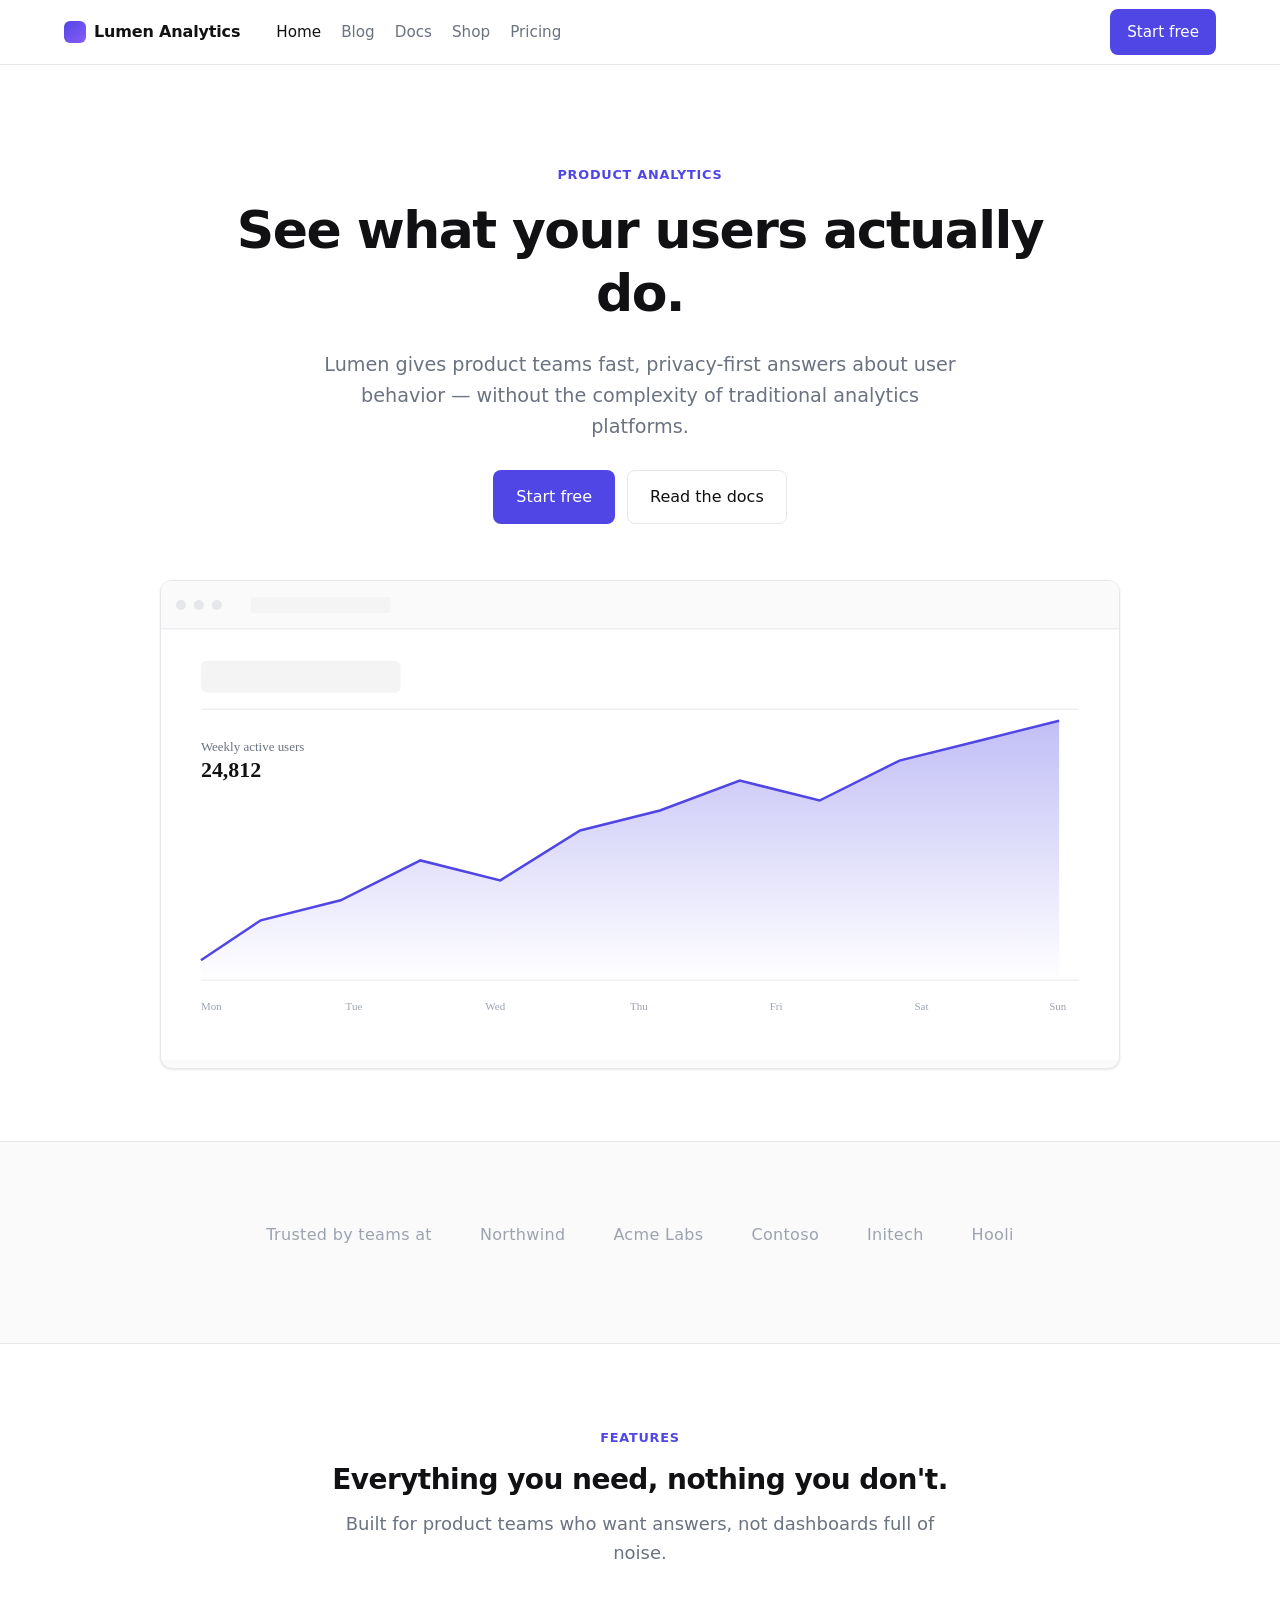
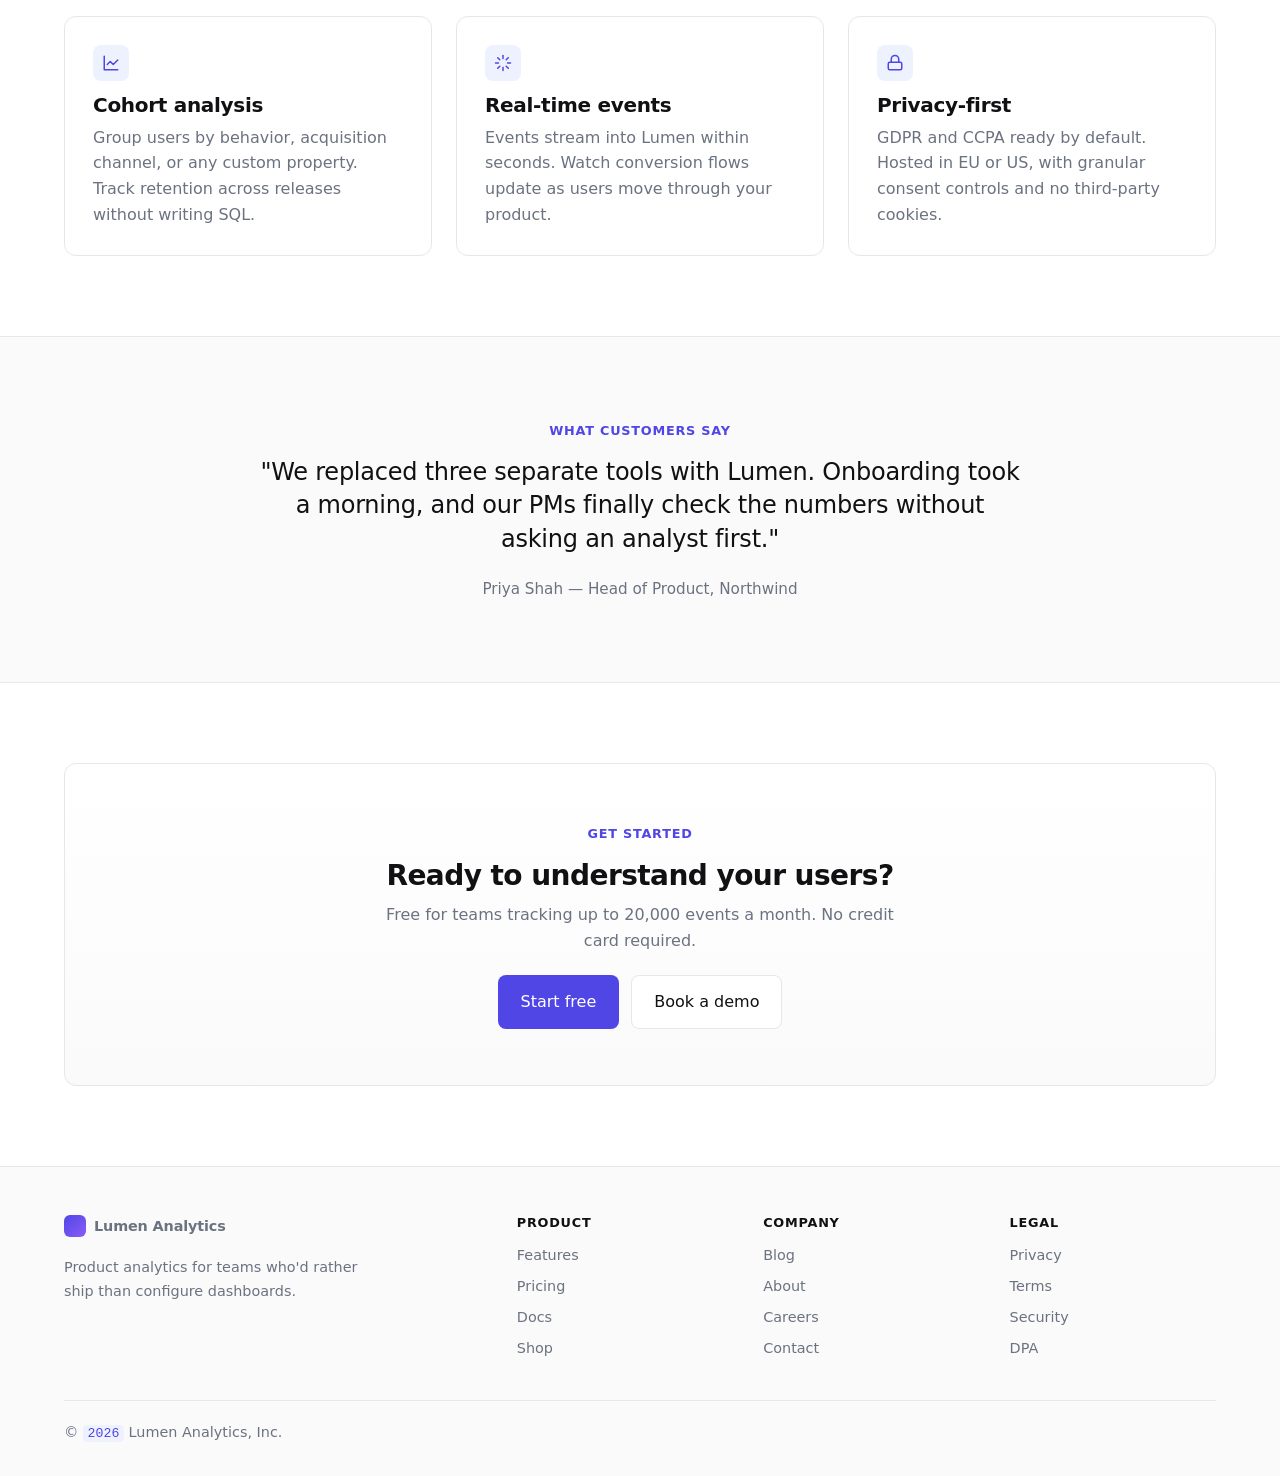
<file: index.html>
<!DOCTYPE html>
<html lang="en">
<head>
  <meta charset="UTF-8">
  <meta name="viewport" content="width=device-width, initial-scale=1.0">
  <title>Lumen Analytics — Product analytics that makes sense</title>
  <meta name="description" content="Lumen Analytics helps product teams understand user behavior with privacy-first event tracking, cohort analysis, and real-time dashboards.">
  <link rel="preconnect" href="https://rsms.me/">
  <link rel="stylesheet" href="https://rsms.me/inter/inter.css">
  <link rel="stylesheet" href="assets/styles.css">

  <script type="text/javascript">window.liveSettings={api_key:"0633a4cfc9114a0a9cb51a2db0a7450d"};</script>
  <script type="text/javascript" src="//cdn.transifex.com/live.js"></script>
</head>
<body>
  <header class="nav">
    <div class="container nav-inner">
      <a href="index.html" class="brand"><span class="brand-mark notranslate" aria-hidden="true"></span><span class="notranslate">Lumen Analytics</span></a>
      <button class="nav-toggle" aria-label="Open menu" aria-expanded="false"><span></span></button>
      <nav class="nav-links">
        <a href="index.html" class="active">Home</a>
        <a href="blog/index.html">Blog</a>
        <a href="docs/index.html">Docs</a>
        <a href="shop/index.html">Shop</a>
        <a href="#pricing">Pricing</a>
      </nav>
      <span class="nav-spacer"></span>
      <div class="nav-right">
        <div class="txlive-lang-picker"></div>
        <a href="#" class="btn btn-primary">Start free</a>
      </div>
    </div>
  </header>

  <main>
    <section class="hero">
      <div class="container">
        <span class="eyebrow">Product analytics</span>
        <h1>See what your users actually do.</h1>
        <p class="lede">Lumen gives product teams fast, privacy-first answers about user behavior — without the complexity of traditional analytics platforms.</p>
        <div class="hero-cta">
          <a href="#" class="btn btn-primary btn-lg">Start free</a>
          <a href="docs/index.html" class="btn btn-ghost btn-lg">Read the docs</a>
        </div>

        <div class="hero-visual" tx-attrs="aria-label" aria-label="Lumen dashboard showing weekly active users, retention, and top events">
          <svg viewBox="0 0 960 480" xmlns="http://www.w3.org/2000/svg" role="img" aria-hidden="true">
            <defs>
              <linearGradient id="g1" x1="0" y1="0" x2="0" y2="1">
                <stop offset="0%" stop-color="#4F46E5" stop-opacity="0.35"/>
                <stop offset="100%" stop-color="#4F46E5" stop-opacity="0"/>
              </linearGradient>
            </defs>
            <rect x="0" y="0" width="960" height="480" fill="#ffffff"/>
            <rect x="0" y="0" width="960" height="48" fill="#fafafa"/>
            <line x1="0" y1="48" x2="960" y2="48" stroke="#e5e7eb"/>
            <circle cx="20" cy="24" r="5" fill="#e5e7eb"/>
            <circle cx="38" cy="24" r="5" fill="#e5e7eb"/>
            <circle cx="56" cy="24" r="5" fill="#e5e7eb"/>
            <rect x="90" y="16" width="140" height="16" rx="3" fill="#f4f4f5"/>
            <rect x="40" y="80" width="200" height="32" rx="6" fill="#f4f4f5"/>
            <rect x="40" y="128" width="880" height="1" fill="#e5e7eb"/>
            <text x="40" y="170" font-family="Inter" font-size="13" fill="#6b7280">Weekly active users</text>
            <text x="40" y="196" font-family="Inter" font-size="22" font-weight="600" fill="#111113">24,812</text>
            <path d="M40,380 L100,340 L180,320 L260,280 L340,300 L420,250 L500,230 L580,200 L660,220 L740,180 L820,160 L900,140" fill="none" stroke="#4F46E5" stroke-width="2.5"/>
            <path d="M40,380 L100,340 L180,320 L260,280 L340,300 L420,250 L500,230 L580,200 L660,220 L740,180 L820,160 L900,140 L900,400 L40,400 Z" fill="url(#g1)"/>
            <line x1="40" y1="400" x2="920" y2="400" stroke="#e5e7eb"/>
            <g font-family="Inter" font-size="11" fill="#9ca3af">
              <text x="40" y="430">Mon</text>
              <text x="185" y="430">Tue</text>
              <text x="325" y="430">Wed</text>
              <text x="470" y="430">Thu</text>
              <text x="610" y="430">Fri</text>
              <text x="755" y="430">Sat</text>
              <text x="890" y="430">Sun</text>
            </g>
          </svg>
        </div>
      </div>
    </section>

    <section class="section section-muted">
      <div class="container">
        <p class="logos" aria-label="Trusted by">
          <span>Trusted by teams at</span>
          <span class="notranslate">Northwind</span>
          <span class="notranslate">Acme Labs</span>
          <span class="notranslate">Contoso</span>
          <span class="notranslate">Initech</span>
          <span class="notranslate">Hooli</span>
        </p>
      </div>
    </section>

    <section class="section" id="features">
      <div class="container">
        <div style="text-align:center; margin-bottom: 48px;">
          <span class="eyebrow">Features</span>
          <h2>Everything you need, nothing you don't.</h2>
          <p class="lede" style="margin: 10px auto 0;">Built for product teams who want answers, not dashboards full of noise.</p>
        </div>
        <div class="grid grid-3">
          <div class="card">
            <div class="card-icon" aria-hidden="true">
              <svg width="18" height="18" viewBox="0 0 24 24" fill="none" stroke="currentColor" stroke-width="2" stroke-linecap="round" stroke-linejoin="round"><path d="M3 3v18h18"/><path d="M7 14l4-4 4 4 6-6"/></svg>
            </div>
            <h3>Cohort analysis</h3>
            <p>Group users by behavior, acquisition channel, or any custom property. Track retention across releases without writing SQL.</p>
          </div>
          <div class="card">
            <div class="card-icon" aria-hidden="true">
              <svg width="18" height="18" viewBox="0 0 24 24" fill="none" stroke="currentColor" stroke-width="2" stroke-linecap="round" stroke-linejoin="round"><path d="M12 2v4"/><path d="M12 18v4"/><path d="M4.93 4.93l2.83 2.83"/><path d="M16.24 16.24l2.83 2.83"/><path d="M2 12h4"/><path d="M18 12h4"/><path d="M4.93 19.07l2.83-2.83"/><path d="M16.24 7.76l2.83-2.83"/></svg>
            </div>
            <h3>Real-time events</h3>
            <p>Events stream into Lumen within seconds. Watch conversion flows update as users move through your product.</p>
          </div>
          <div class="card">
            <div class="card-icon" aria-hidden="true">
              <svg width="18" height="18" viewBox="0 0 24 24" fill="none" stroke="currentColor" stroke-width="2" stroke-linecap="round" stroke-linejoin="round"><rect x="3" y="11" width="18" height="10" rx="2"/><path d="M7 11V7a5 5 0 0110 0v4"/></svg>
            </div>
            <h3>Privacy-first</h3>
            <p>GDPR and CCPA ready by default. Hosted in EU or US, with granular consent controls and no third-party cookies.</p>
          </div>
        </div>
      </div>
    </section>

    <section class="section section-muted">
      <div class="container">
        <div class="testimonial">
          <span class="eyebrow">What customers say</span>
          <blockquote>"We replaced three separate tools with Lumen. Onboarding took a morning, and our PMs finally check the numbers without asking an analyst first."</blockquote>
          <cite><span class="notranslate">Priya Shah</span> — Head of Product, <span class="notranslate">Northwind</span></cite>
        </div>
      </div>
    </section>

    <section class="section" tx-tags="marketing">
      <div class="container">
        <div class="cta-banner">
          <span class="eyebrow">Get started</span>
          <h2>Ready to understand your users?</h2>
          <p>Free for teams tracking up to 20,000 events a month. No credit card required.</p>
          <div class="hero-cta">
            <a href="#" class="btn btn-primary btn-lg">Start free</a>
            <a href="#" class="btn btn-ghost btn-lg">Book a demo</a>
          </div>
        </div>
      </div>
    </section>
  </main>

  <footer class="footer">
    <div class="container">
      <div class="footer-grid">
        <div>
          <a href="index.html" class="brand"><span class="brand-mark notranslate" aria-hidden="true"></span><span class="notranslate">Lumen Analytics</span></a>
          <p style="margin-top: 12px; max-width: 320px;">Product analytics for teams who'd rather ship than configure dashboards.</p>
        </div>
        <div>
          <h4>Product</h4>
          <ul>
            <li><a href="#features">Features</a></li>
            <li><a href="#pricing">Pricing</a></li>
            <li><a href="docs/index.html">Docs</a></li>
            <li><a href="shop/index.html">Shop</a></li>
          </ul>
        </div>
        <div>
          <h4>Company</h4>
          <ul>
            <li><a href="blog/index.html">Blog</a></li>
            <li><a href="#">About</a></li>
            <li><a href="#">Careers</a></li>
            <li><a href="#">Contact</a></li>
          </ul>
        </div>
        <div>
          <h4>Legal</h4>
          <ul>
            <li><a href="#">Privacy</a></li>
            <li><a href="#">Terms</a></li>
            <li><a href="#">Security</a></li>
            <li><a href="#">DPA</a></li>
          </ul>
        </div>
      </div>
      <div class="footer-bottom">
        <span>&copy; <var>2026</var> <span class="notranslate">Lumen Analytics, Inc.</span></span>
      </div>
    </div>
  </footer>

  <div id="tx-badge" class="tx-badge notranslate" role="status" aria-live="polite"></div>
  <script src="assets/main.js"></script>
</body>
</html>
</file>
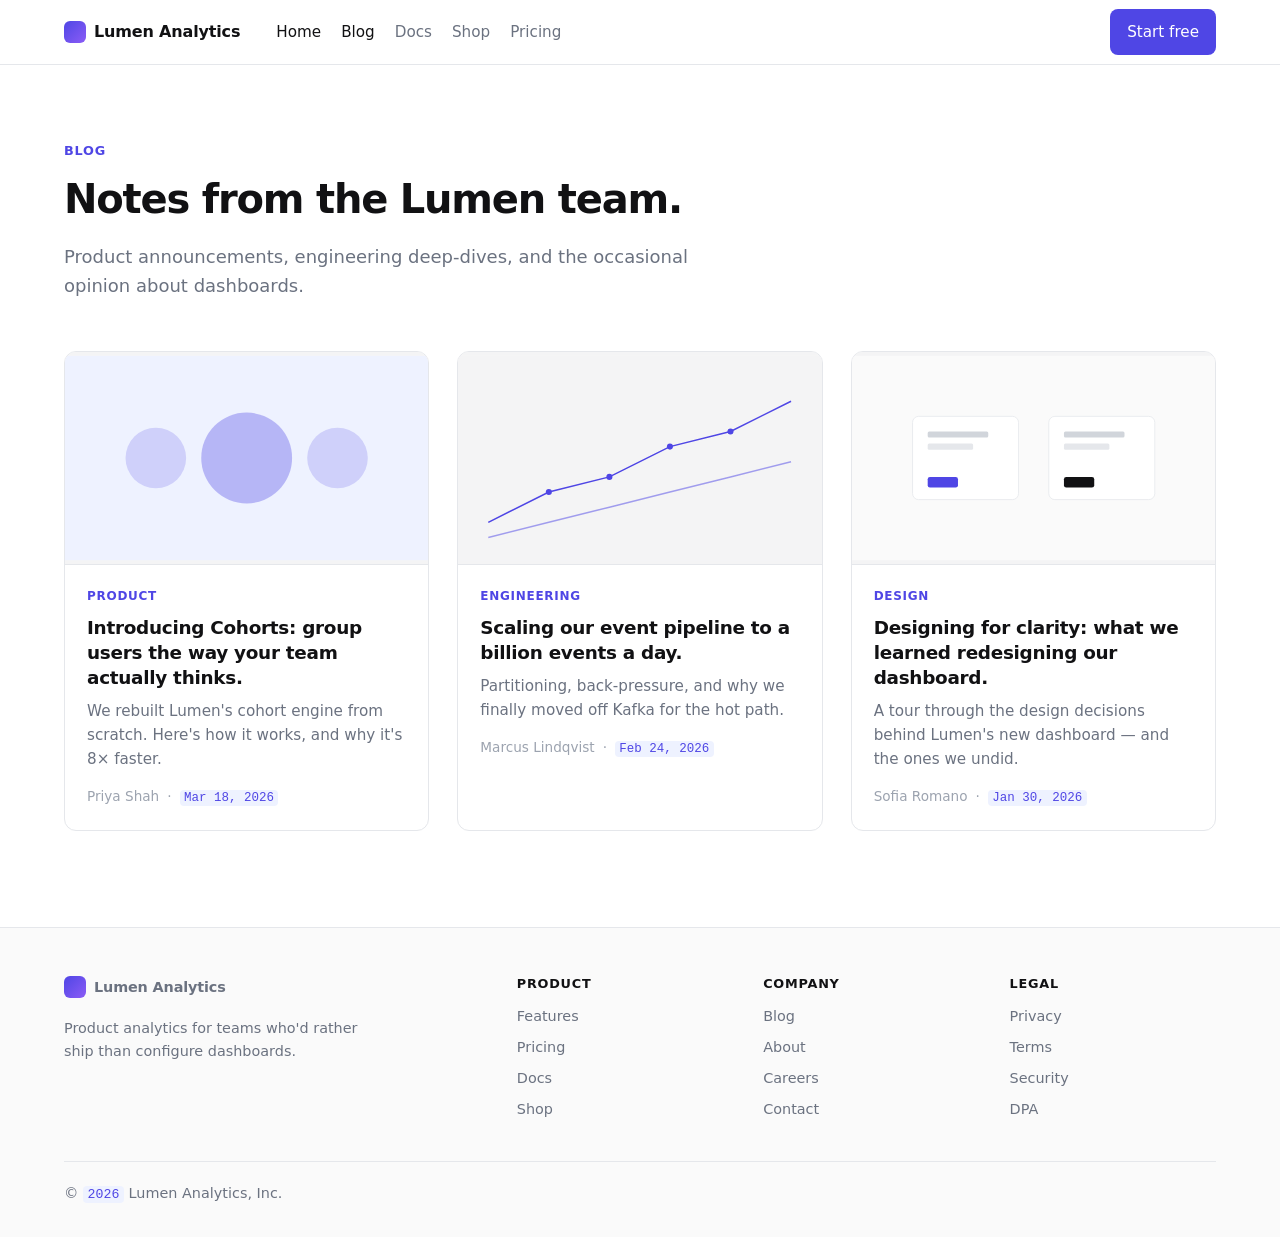
<file: blog/index.html>
<!DOCTYPE html>
<html lang="en">
<head>
  <meta charset="UTF-8">
  <meta name="viewport" content="width=device-width, initial-scale=1.0">
  <title>Blog — Lumen Analytics</title>
  <meta name="description" content="Product notes, engineering deep-dives, and design thinking from the team at Lumen Analytics.">
  <link rel="preconnect" href="https://rsms.me/">
  <link rel="stylesheet" href="https://rsms.me/inter/inter.css">
  <link rel="stylesheet" href="../assets/styles.css">

  <script type="text/javascript">window.liveSettings={api_key:"0633a4cfc9114a0a9cb51a2db0a7450d"};</script>
  <script type="text/javascript" src="//cdn.transifex.com/live.js"></script>
</head>
<body>
  <header class="nav">
    <div class="container nav-inner">
      <a href="../index.html" class="brand"><span class="brand-mark notranslate" aria-hidden="true"></span><span class="notranslate">Lumen Analytics</span></a>
      <button class="nav-toggle" aria-label="Open menu" aria-expanded="false"><span></span></button>
      <nav class="nav-links">
        <a href="../index.html">Home</a>
        <a href="index.html" class="active">Blog</a>
        <a href="../docs/index.html">Docs</a>
        <a href="../shop/index.html">Shop</a>
        <a href="../index.html#pricing">Pricing</a>
      </nav>
      <span class="nav-spacer"></span>
      <div class="nav-right">
        <div class="txlive-lang-picker"></div>
        <a href="#" class="btn btn-primary">Start free</a>
      </div>
    </div>
  </header>

  <main>
    <section class="blog-hero">
      <div class="container">
        <span class="eyebrow">Blog</span>
        <h1>Notes from the Lumen team.</h1>
        <p class="lede">Product announcements, engineering deep-dives, and the occasional opinion about dashboards.</p>
      </div>
    </section>

    <section class="container" style="padding-bottom: 96px;">
      <div class="article-grid">
        <article class="article-card" tx-tags="blog">
          <div class="thumb" aria-hidden="true">
            <svg viewBox="0 0 480 270" xmlns="http://www.w3.org/2000/svg" width="100%" height="100%">
              <rect width="480" height="270" fill="#eef2ff"/>
              <circle cx="120" cy="135" r="40" fill="#4F46E5" opacity="0.2"/>
              <circle cx="240" cy="135" r="60" fill="#4F46E5" opacity="0.35"/>
              <circle cx="360" cy="135" r="40" fill="#4F46E5" opacity="0.2"/>
            </svg>
          </div>
          <div class="body">
            <div class="tag">Product</div>
            <h3><a href="introducing-cohorts.html">Introducing Cohorts: group users the way your team actually thinks.</a></h3>
            <p class="excerpt">We rebuilt Lumen's cohort engine from scratch. Here's how it works, and why it's 8× faster.</p>
            <div class="meta">
              <span class="notranslate">Priya Shah</span>
              <span class="sep">·</span>
              <time datetime="2026-03-18"><var>Mar 18, 2026</var></time>
            </div>
          </div>
        </article>

        <article class="article-card" tx-tags="blog">
          <div class="thumb" aria-hidden="true">
            <svg viewBox="0 0 480 270" xmlns="http://www.w3.org/2000/svg" width="100%" height="100%">
              <rect width="480" height="270" fill="#f4f4f5"/>
              <g stroke="#4F46E5" stroke-width="2" fill="none">
                <path d="M40,220 L120,180 L200,160 L280,120 L360,100 L440,60"/>
                <path d="M40,240 L120,220 L200,200 L280,180 L360,160 L440,140" opacity="0.5"/>
              </g>
              <g fill="#4F46E5">
                <circle cx="120" cy="180" r="4"/>
                <circle cx="200" cy="160" r="4"/>
                <circle cx="280" cy="120" r="4"/>
                <circle cx="360" cy="100" r="4"/>
              </g>
            </svg>
          </div>
          <div class="body">
            <div class="tag">Engineering</div>
            <h3><a href="scaling-event-pipelines.html">Scaling our event pipeline to a billion events a day.</a></h3>
            <p class="excerpt">Partitioning, back-pressure, and why we finally moved off Kafka for the hot path.</p>
            <div class="meta">
              <span class="notranslate">Marcus Lindqvist</span>
              <span class="sep">·</span>
              <time datetime="2026-02-24"><var>Feb 24, 2026</var></time>
            </div>
          </div>
        </article>

        <article class="article-card" tx-tags="blog">
          <div class="thumb" aria-hidden="true">
            <svg viewBox="0 0 480 270" xmlns="http://www.w3.org/2000/svg" width="100%" height="100%">
              <rect width="480" height="270" fill="#fafafa"/>
              <rect x="80"  y="80"  width="140" height="110" rx="8" fill="#ffffff" stroke="#e5e7eb"/>
              <rect x="260" y="80"  width="140" height="110" rx="8" fill="#ffffff" stroke="#e5e7eb"/>
              <rect x="100" y="100" width="80"  height="8"  rx="2" fill="#d1d5db"/>
              <rect x="100" y="116" width="60"  height="8"  rx="2" fill="#e5e7eb"/>
              <rect x="100" y="160" width="40"  height="14" rx="3" fill="#4F46E5"/>
              <rect x="280" y="100" width="80"  height="8"  rx="2" fill="#d1d5db"/>
              <rect x="280" y="116" width="60"  height="8"  rx="2" fill="#e5e7eb"/>
              <rect x="280" y="160" width="40"  height="14" rx="3" fill="#111113"/>
            </svg>
          </div>
          <div class="body">
            <div class="tag">Design</div>
            <h3><a href="designing-for-clarity.html">Designing for clarity: what we learned redesigning our dashboard.</a></h3>
            <p class="excerpt">A tour through the design decisions behind Lumen's new dashboard — and the ones we undid.</p>
            <div class="meta">
              <span class="notranslate">Sofia Romano</span>
              <span class="sep">·</span>
              <time datetime="2026-01-30"><var>Jan 30, 2026</var></time>
            </div>
          </div>
        </article>
      </div>
    </section>
  </main>

  <footer class="footer">
    <div class="container">
      <div class="footer-grid">
        <div>
          <a href="../index.html" class="brand"><span class="brand-mark notranslate" aria-hidden="true"></span><span class="notranslate">Lumen Analytics</span></a>
          <p style="margin-top: 12px; max-width: 320px;">Product analytics for teams who'd rather ship than configure dashboards.</p>
        </div>
        <div>
          <h4>Product</h4>
          <ul>
            <li><a href="../index.html#features">Features</a></li>
            <li><a href="../index.html#pricing">Pricing</a></li>
            <li><a href="../docs/index.html">Docs</a></li>
            <li><a href="../shop/index.html">Shop</a></li>
          </ul>
        </div>
        <div>
          <h4>Company</h4>
          <ul>
            <li><a href="index.html">Blog</a></li>
            <li><a href="#">About</a></li>
            <li><a href="#">Careers</a></li>
            <li><a href="#">Contact</a></li>
          </ul>
        </div>
        <div>
          <h4>Legal</h4>
          <ul>
            <li><a href="#">Privacy</a></li>
            <li><a href="#">Terms</a></li>
            <li><a href="#">Security</a></li>
            <li><a href="#">DPA</a></li>
          </ul>
        </div>
      </div>
      <div class="footer-bottom">
        <span>&copy; <var>2026</var> <span class="notranslate">Lumen Analytics, Inc.</span></span>
      </div>
    </div>
  </footer>

  <div id="tx-badge" class="tx-badge notranslate" role="status" aria-live="polite"></div>
  <script src="../assets/main.js"></script>
</body>
</html>
</file>
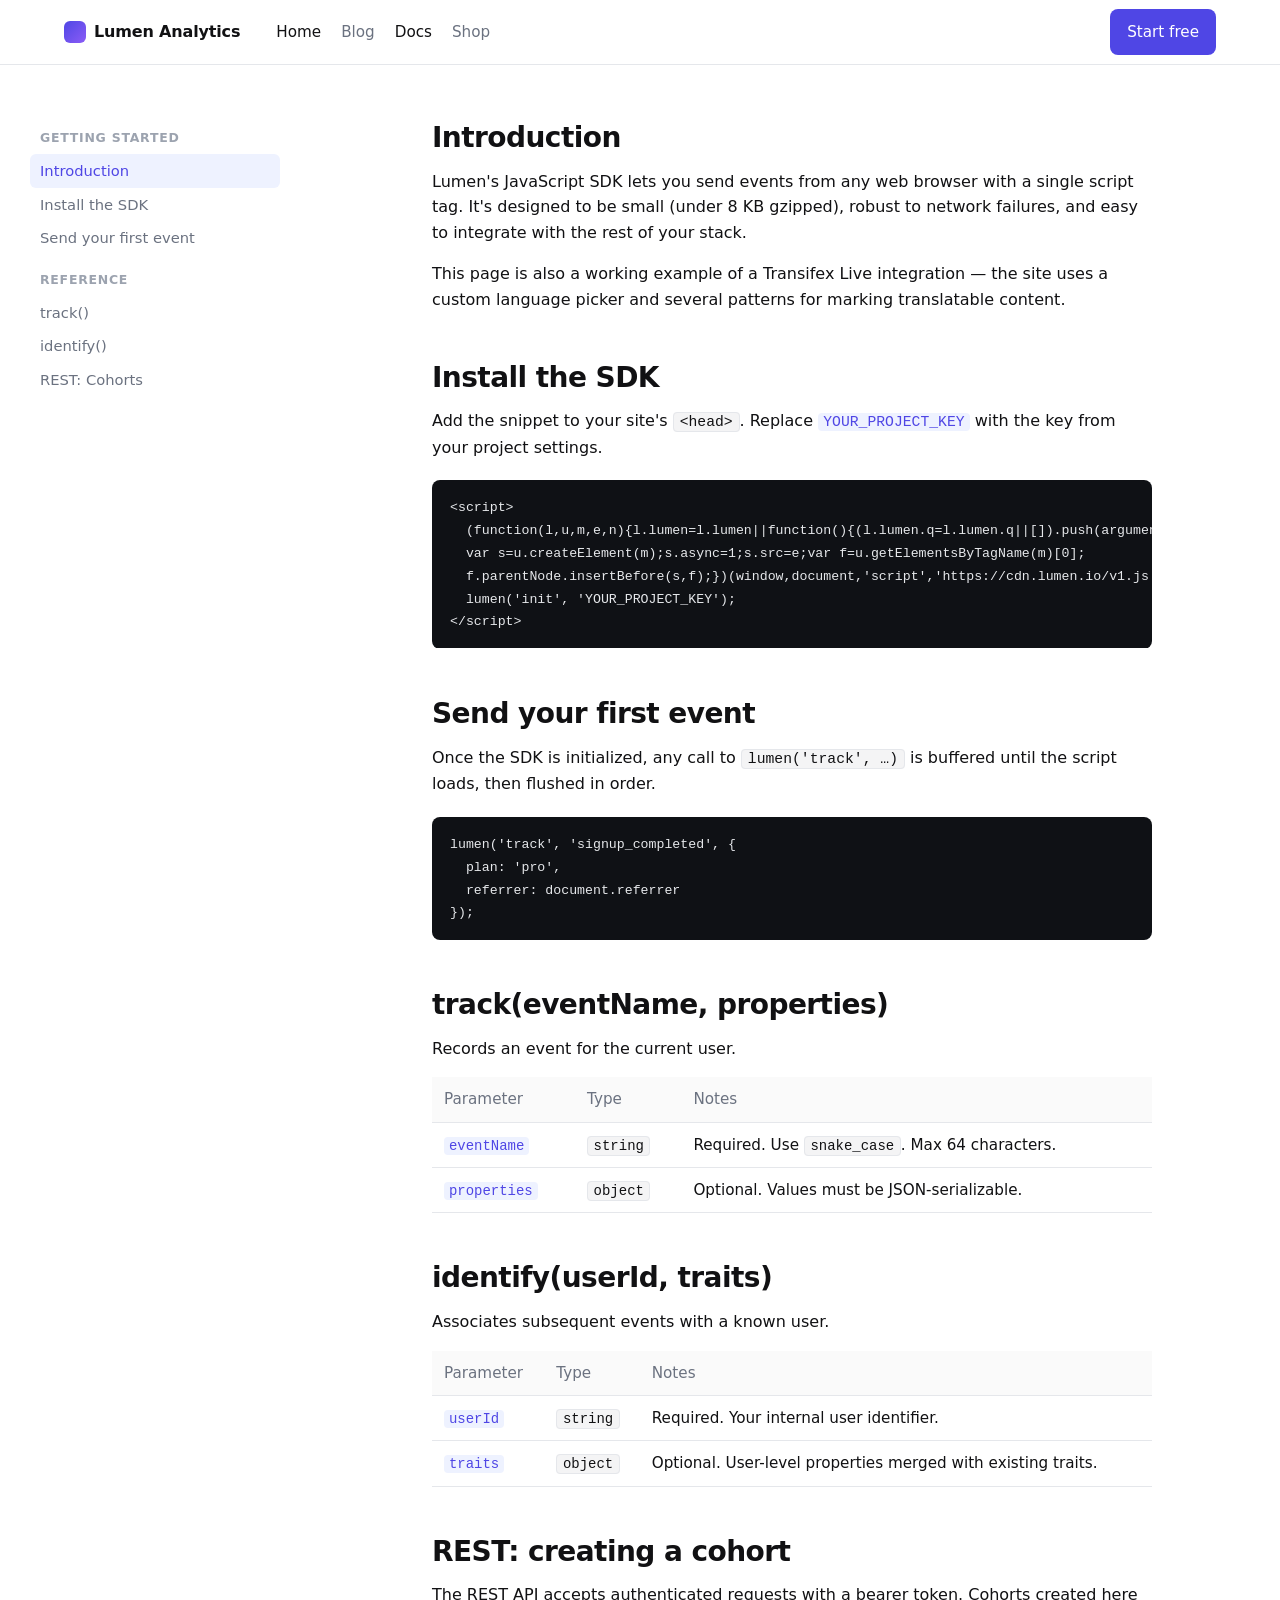
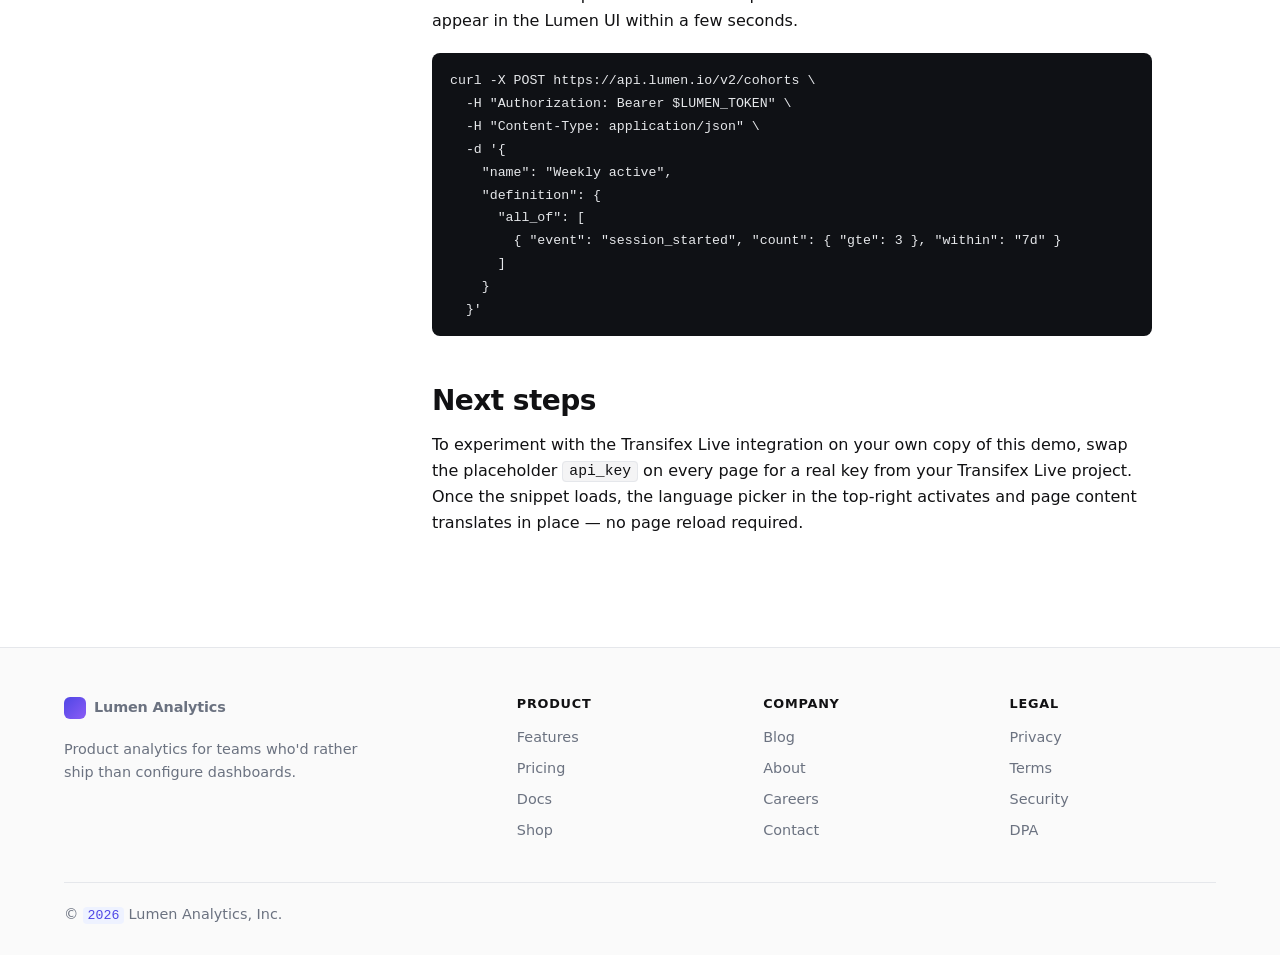
<file: docs/index.html>
<!DOCTYPE html>
<html lang="en">
<head>
  <meta charset="UTF-8">
  <meta name="viewport" content="width=device-width, initial-scale=1.0">
  <title>Docs — Lumen Analytics</title>
  <meta name="description" content="Documentation for the Lumen Analytics JavaScript SDK, REST API, and the Transifex Live integration on this site.">
  <link rel="preconnect" href="https://rsms.me/">
  <link rel="stylesheet" href="https://rsms.me/inter/inter.css">
  <link rel="stylesheet" href="../assets/styles.css">

  <script type="text/javascript">window.liveSettings={api_key:"0633a4cfc9114a0a9cb51a2db0a7450d"};</script>
  <script type="text/javascript" src="//cdn.transifex.com/live.js"></script>
</head>
<body>
  <header class="nav">
    <div class="container nav-inner">
      <a href="../index.html" class="brand"><span class="brand-mark notranslate" aria-hidden="true"></span><span class="notranslate">Lumen Analytics</span></a>
      <button class="nav-toggle" aria-label="Open menu" aria-expanded="false"><span></span></button>
      <nav class="nav-links">
        <a href="../index.html">Home</a>
        <a href="../blog/index.html">Blog</a>
        <a href="index.html" class="active">Docs</a>
        <a href="../shop/index.html">Shop</a>
      </nav>
      <span class="nav-spacer"></span>
      <div class="nav-right">
        <div class="txlive-lang-picker"></div>
        <a href="#" class="btn btn-primary">Start free</a>
      </div>
    </div>
  </header>

  <main class="container docs-layout">
    <aside class="docs-nav" aria-label="Docs navigation">
      <h4>Getting started</h4>
      <ul>
        <li><a href="#introduction" class="active">Introduction</a></li>
        <li><a href="#install">Install the SDK</a></li>
        <li><a href="#first-event">Send your first event</a></li>
      </ul>
      <h4>Reference</h4>
      <ul>
        <li><a href="#track">track()</a></li>
        <li><a href="#identify">identify()</a></li>
        <li><a href="#api-cohorts">REST: Cohorts</a></li>
      </ul>

    </aside>

    <div class="docs-body prose">
      <h2 id="introduction">Introduction</h2>
      <p>Lumen's JavaScript SDK lets you send events from any web browser with a single script tag. It's designed to be small (under 8 KB gzipped), robust to network failures, and easy to integrate with the rest of your stack.</p>
      <p>This page is also a working example of a <span class="notranslate">Transifex Live</span> integration — the site uses a custom language picker and several patterns for marking translatable content.</p>

      <h2 id="install">Install the SDK</h2>
      <p>Add the snippet to your site's <code class="notranslate">&lt;head&gt;</code>. Replace <var>YOUR_PROJECT_KEY</var> with the key from your project settings.</p>
<pre class="notranslate"><code>&lt;script&gt;
  (function(l,u,m,e,n){l.lumen=l.lumen||function(){(l.lumen.q=l.lumen.q||[]).push(arguments)};
  var s=u.createElement(m);s.async=1;s.src=e;var f=u.getElementsByTagName(m)[0];
  f.parentNode.insertBefore(s,f);})(window,document,'script','https://cdn.lumen.io/v1.js');
  lumen('init', 'YOUR_PROJECT_KEY');
&lt;/script&gt;</code></pre>

      <h2 id="first-event">Send your first event</h2>
      <p>Once the SDK is initialized, any call to <code class="notranslate">lumen('track', …)</code> is buffered until the script loads, then flushed in order.</p>
<pre class="notranslate"><code>lumen('track', 'signup_completed', {
  plan: 'pro',
  referrer: document.referrer
});</code></pre>

      <h2 id="track">track(eventName, properties)</h2>
      <p>Records an event for the current user.</p>
      <table class="kv">
        <thead><tr><th>Parameter</th><th>Type</th><th>Notes</th></tr></thead>
        <tbody>
          <tr><td><var>eventName</var></td><td><code class="notranslate">string</code></td><td>Required. Use <code class="notranslate">snake_case</code>. Max 64 characters.</td></tr>
          <tr><td><var>properties</var></td><td><code class="notranslate">object</code></td><td>Optional. Values must be JSON-serializable.</td></tr>
        </tbody>
      </table>

      <h2 id="identify">identify(userId, traits)</h2>
      <p>Associates subsequent events with a known user.</p>
      <table class="kv">
        <thead><tr><th>Parameter</th><th>Type</th><th>Notes</th></tr></thead>
        <tbody>
          <tr><td><var>userId</var></td><td><code class="notranslate">string</code></td><td>Required. Your internal user identifier.</td></tr>
          <tr><td><var>traits</var></td><td><code class="notranslate">object</code></td><td>Optional. User-level properties merged with existing traits.</td></tr>
        </tbody>
      </table>

      <h2 id="api-cohorts">REST: creating a cohort</h2>
      <p>The REST API accepts authenticated requests with a bearer token. Cohorts created here appear in the Lumen UI within a few seconds.</p>
<pre class="notranslate"><code>curl -X POST https://api.lumen.io/v2/cohorts \
  -H "Authorization: Bearer $LUMEN_TOKEN" \
  -H "Content-Type: application/json" \
  -d '{
    "name": "Weekly active",
    "definition": {
      "all_of": [
        { "event": "session_started", "count": { "gte": 3 }, "within": "7d" }
      ]
    }
  }'</code></pre>

      <h2 id="next-steps">Next steps</h2>
      <p>To experiment with the <span class="notranslate">Transifex Live</span> integration on your own copy of this demo, swap the placeholder <code class="notranslate">api_key</code> on every page for a real key from your <span class="notranslate">Transifex Live</span> project. Once the snippet loads, the language picker in the top-right activates and page content translates in place — no page reload required.</p>
    </div>
  </main>

  <footer class="footer">
    <div class="container">
      <div class="footer-grid">
        <div>
          <a href="../index.html" class="brand"><span class="brand-mark notranslate" aria-hidden="true"></span><span class="notranslate">Lumen Analytics</span></a>
          <p style="margin-top: 12px; max-width: 320px;">Product analytics for teams who'd rather ship than configure dashboards.</p>
        </div>
        <div>
          <h4>Product</h4>
          <ul>
            <li><a href="../index.html#features">Features</a></li>
            <li><a href="../index.html#pricing">Pricing</a></li>
            <li><a href="index.html">Docs</a></li>
            <li><a href="../shop/index.html">Shop</a></li>
          </ul>
        </div>
        <div>
          <h4>Company</h4>
          <ul>
            <li><a href="../blog/index.html">Blog</a></li>
            <li><a href="#">About</a></li>
            <li><a href="#">Careers</a></li>
            <li><a href="#">Contact</a></li>
          </ul>
        </div>
        <div>
          <h4>Legal</h4>
          <ul>
            <li><a href="#">Privacy</a></li>
            <li><a href="#">Terms</a></li>
            <li><a href="#">Security</a></li>
            <li><a href="#">DPA</a></li>
          </ul>
        </div>
      </div>
      <div class="footer-bottom">
        <span>&copy; <var>2026</var> <span class="notranslate">Lumen Analytics, Inc.</span></span>
      </div>
    </div>
  </footer>

  <div id="tx-badge" class="tx-badge notranslate" role="status" aria-live="polite"></div>
  <script src="../assets/main.js"></script>
</body>
</html>
</file>
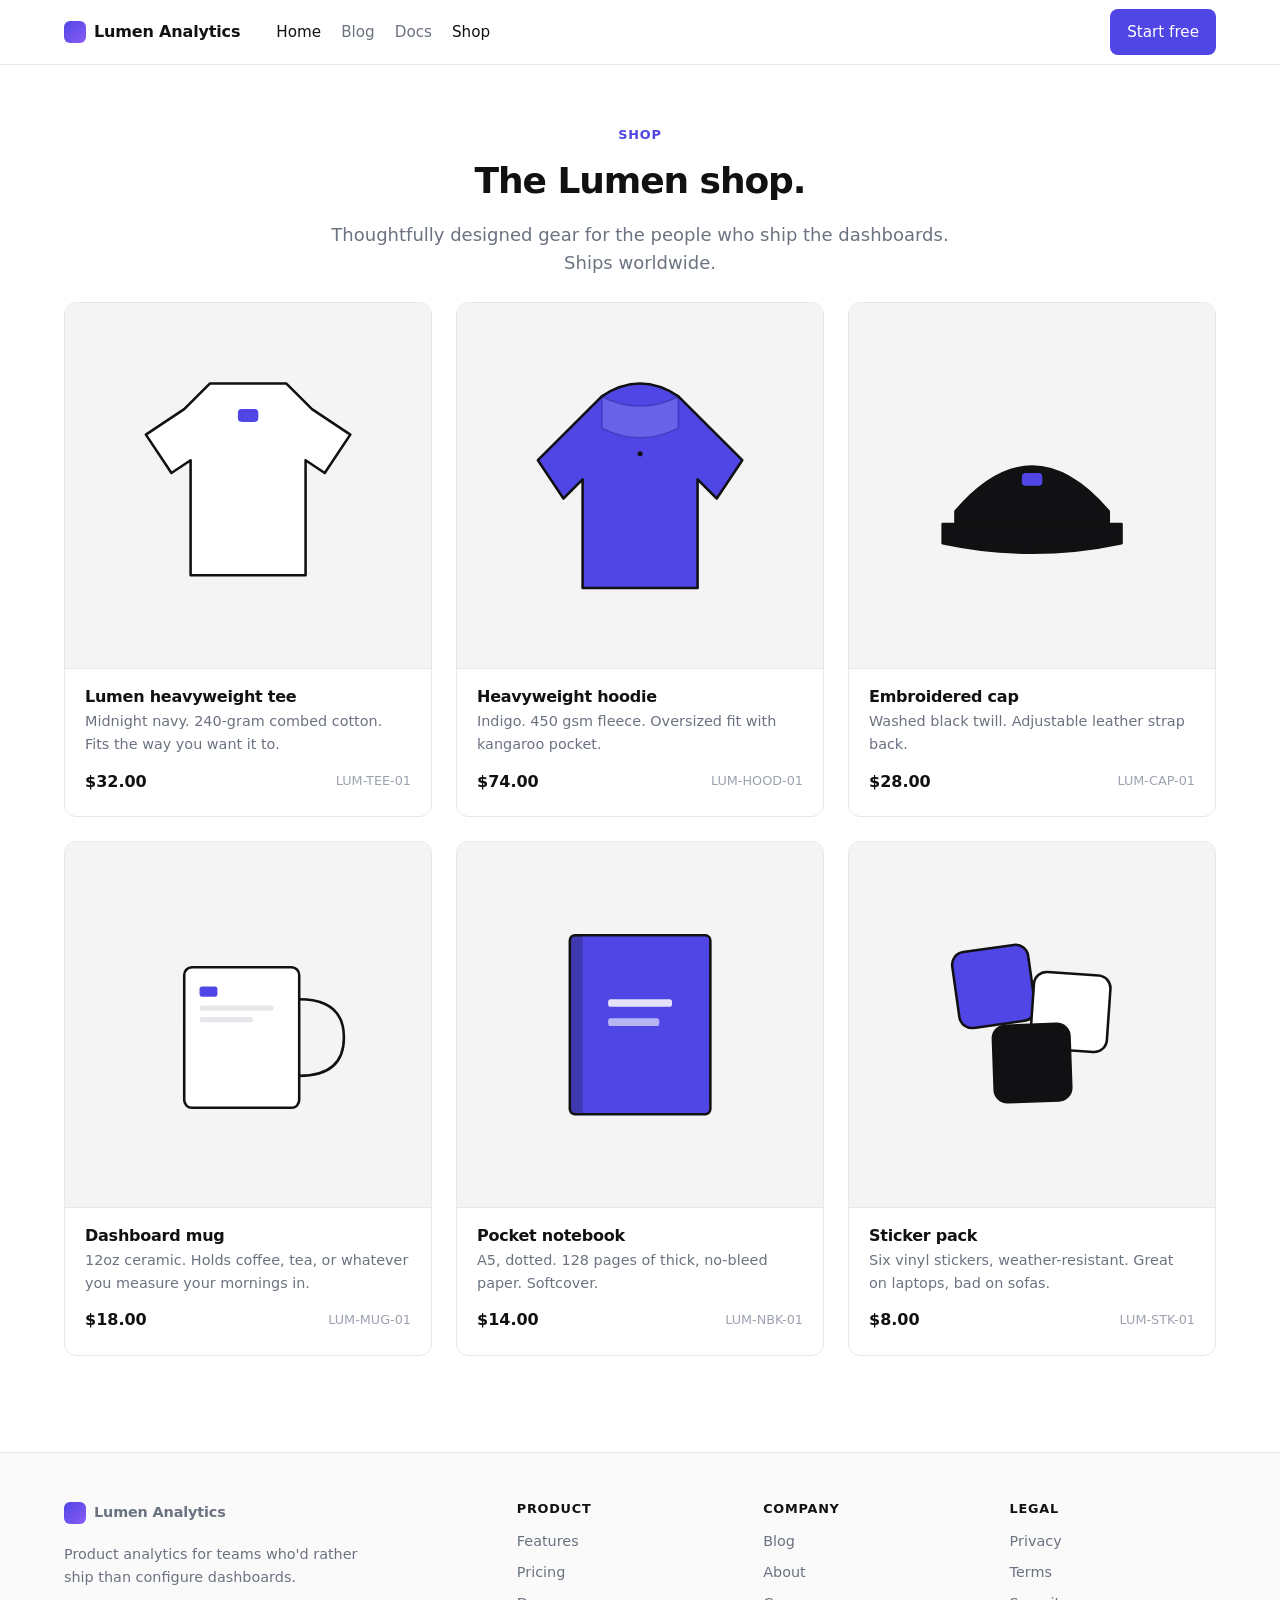
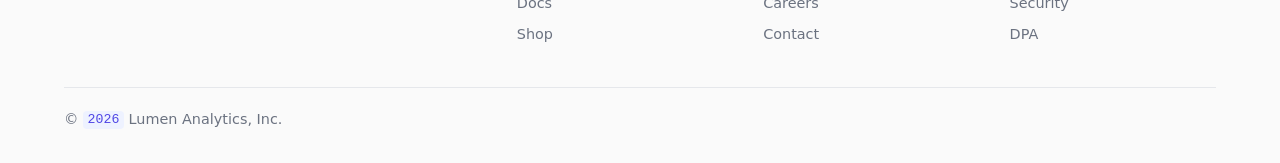
<file: shop/index.html>
<!DOCTYPE html>
<html lang="en">
<head>
  <meta charset="UTF-8">
  <meta name="viewport" content="width=device-width, initial-scale=1.0">
  <title>Shop — Lumen Analytics</title>
  <meta name="description" content="Lumen merchandise — thoughtfully designed gear for the people who ship the dashboards.">
  <link rel="preconnect" href="https://rsms.me/">
  <link rel="stylesheet" href="https://rsms.me/inter/inter.css">
  <link rel="stylesheet" href="../assets/styles.css">

  <script type="text/javascript">window.liveSettings={api_key:"0633a4cfc9114a0a9cb51a2db0a7450d"};</script>
  <script type="text/javascript" src="//cdn.transifex.com/live.js"></script>
</head>
<body>
  <header class="nav">
    <div class="container nav-inner">
      <a href="../index.html" class="brand"><span class="brand-mark notranslate" aria-hidden="true"></span><span class="notranslate">Lumen Analytics</span></a>
      <button class="nav-toggle" aria-label="Open menu" aria-expanded="false"><span></span></button>
      <nav class="nav-links">
        <a href="../index.html">Home</a>
        <a href="../blog/index.html">Blog</a>
        <a href="../docs/index.html">Docs</a>
        <a href="index.html" class="active">Shop</a>
      </nav>
      <span class="nav-spacer"></span>
      <div class="nav-right">
        <div class="txlive-lang-picker"></div>
        <a href="#" class="btn btn-primary">Start free</a>
      </div>
    </div>
  </header>

  <main class="container">
    <section class="shop-hero">
      <span class="eyebrow">Shop</span>
      <h1>The Lumen shop.</h1>
      <p class="lede">Thoughtfully designed gear for the people who ship the dashboards. Ships worldwide.</p>
    </section>

    <section class="product-grid" tx-tags="commerce">

      <article class="product">
        <a href="product.html?id=tee">
          <div class="thumb">
            <svg viewBox="0 0 200 200" width="70%" height="70%" aria-hidden="true">
              <path d="M50,40 L70,20 L130,20 L150,40 L180,60 L160,90 L145,80 L145,170 L55,170 L55,80 L40,90 L20,60 Z" fill="#ffffff" stroke="#111113" stroke-width="2" stroke-linejoin="round"/>
              <rect x="92" y="40" width="16" height="10" rx="3" fill="#4F46E5"/>
            </svg>
          </div>
        </a>
        <div class="body">
          <a href="product.html?id=tee"><h3>Lumen heavyweight tee</h3></a>
          <p class="desc">Midnight navy. 240-gram combed cotton. Fits the way you want it to.</p>
          <div class="row">
            <span class="price notranslate">$32.00</span>
            <span class="sku notranslate">LUM-TEE-01</span>
          </div>
        </div>
      </article>

      <article class="product">
        <a href="product.html?id=hoodie">
          <div class="thumb">
            <svg viewBox="0 0 200 200" width="70%" height="70%" aria-hidden="true">
              <path d="M40,60 L70,30 Q100,10 130,30 L160,60 L180,80 L160,110 L145,95 L145,180 L55,180 L55,95 L40,110 L20,80 Z" fill="#4F46E5" stroke="#111113" stroke-width="2" stroke-linejoin="round"/>
              <path d="M70,30 Q100,45 130,30 L130,55 Q100,70 70,55 Z" fill="#ffffff" opacity="0.15" stroke="#111113" stroke-width="1.5"/>
              <circle cx="100" cy="75" r="2" fill="#111113"/>
            </svg>
          </div>
        </a>
        <div class="body">
          <a href="product.html?id=hoodie"><h3>Heavyweight hoodie</h3></a>
          <p class="desc">Indigo. 450 gsm fleece. Oversized fit with kangaroo pocket.</p>
          <div class="row">
            <span class="price notranslate">$74.00</span>
            <span class="sku notranslate">LUM-HOOD-01</span>
          </div>
        </div>
      </article>

      <article class="product">
        <a href="product.html?id=cap">
          <div class="thumb">
            <svg viewBox="0 0 200 200" width="70%" height="70%" aria-hidden="true">
              <path d="M40,120 Q100,50 160,120 L160,130 L40,130 Z" fill="#111113" stroke="#111113" stroke-width="2" stroke-linejoin="round"/>
              <path d="M30,130 L170,130 L170,145 Q100,160 30,145 Z" fill="#111113" stroke="#111113" stroke-width="2" stroke-linejoin="round"/>
              <rect x="92" y="90" width="16" height="10" rx="3" fill="#4F46E5"/>
            </svg>
          </div>
        </a>
        <div class="body">
          <a href="product.html?id=cap"><h3>Embroidered cap</h3></a>
          <p class="desc">Washed black twill. Adjustable leather strap back.</p>
          <div class="row">
            <span class="price notranslate">$28.00</span>
            <span class="sku notranslate">LUM-CAP-01</span>
          </div>
        </div>
      </article>

      <article class="product">
        <a href="product.html?id=mug">
          <div class="thumb">
            <svg viewBox="0 0 200 200" width="70%" height="70%" aria-hidden="true">
              <rect x="50" y="55" width="90" height="110" rx="6" fill="#ffffff" stroke="#111113" stroke-width="2"/>
              <path d="M140,80 Q175,80 175,110 Q175,140 140,140" fill="none" stroke="#111113" stroke-width="2"/>
              <rect x="62" y="70" width="14" height="8" rx="2" fill="#4F46E5"/>
              <rect x="62" y="85" width="58" height="4" rx="2" fill="#e5e7eb"/>
              <rect x="62" y="94" width="42" height="4" rx="2" fill="#e5e7eb"/>
            </svg>
          </div>
        </a>
        <div class="body">
          <a href="product.html?id=mug"><h3>Dashboard mug</h3></a>
          <p class="desc">12oz ceramic. Holds coffee, tea, or whatever you measure your mornings in.</p>
          <div class="row">
            <span class="price notranslate">$18.00</span>
            <span class="sku notranslate">LUM-MUG-01</span>
          </div>
        </div>
      </article>

      <article class="product">
        <a href="product.html?id=notebook">
          <div class="thumb">
            <svg viewBox="0 0 200 200" width="70%" height="70%" aria-hidden="true">
              <rect x="45" y="30" width="110" height="140" rx="4" fill="#4F46E5" stroke="#111113" stroke-width="2"/>
              <rect x="45" y="30" width="10" height="140" fill="#111113" opacity="0.25"/>
              <rect x="75" y="80" width="50" height="6" rx="2" fill="#ffffff" opacity="0.85"/>
              <rect x="75" y="95" width="40" height="6" rx="2" fill="#ffffff" opacity="0.6"/>
            </svg>
          </div>
        </a>
        <div class="body">
          <a href="product.html?id=notebook"><h3>Pocket notebook</h3></a>
          <p class="desc">A5, dotted. 128 pages of thick, no-bleed paper. Softcover.</p>
          <div class="row">
            <span class="price notranslate">$14.00</span>
            <span class="sku notranslate">LUM-NBK-01</span>
          </div>
        </div>
      </article>

      <article class="product">
        <a href="product.html?id=stickers">
          <div class="thumb">
            <svg viewBox="0 0 200 200" width="70%" height="70%" aria-hidden="true">
              <rect x="40" y="40" width="60" height="60" rx="10" fill="#4F46E5" stroke="#111113" stroke-width="2" transform="rotate(-8 70 70)"/>
              <rect x="100" y="60" width="60" height="60" rx="10" fill="#ffffff" stroke="#111113" stroke-width="2" transform="rotate(4 130 90)"/>
              <rect x="70" y="100" width="60" height="60" rx="10" fill="#111113" stroke="#111113" stroke-width="2" transform="rotate(-2 100 130)"/>
            </svg>
          </div>
        </a>
        <div class="body">
          <a href="product.html?id=stickers"><h3>Sticker pack</h3></a>
          <p class="desc">Six vinyl stickers, weather-resistant. Great on laptops, bad on sofas.</p>
          <div class="row">
            <span class="price notranslate">$8.00</span>
            <span class="sku notranslate">LUM-STK-01</span>
          </div>
        </div>
      </article>

    </section>
  </main>

  <footer class="footer">
    <div class="container">
      <div class="footer-grid">
        <div>
          <a href="../index.html" class="brand"><span class="brand-mark notranslate" aria-hidden="true"></span><span class="notranslate">Lumen Analytics</span></a>
          <p style="margin-top: 12px; max-width: 320px;">Product analytics for teams who'd rather ship than configure dashboards.</p>
        </div>
        <div>
          <h4>Product</h4>
          <ul>
            <li><a href="../index.html#features">Features</a></li>
            <li><a href="../index.html#pricing">Pricing</a></li>
            <li><a href="../docs/index.html">Docs</a></li>
            <li><a href="index.html">Shop</a></li>
          </ul>
        </div>
        <div>
          <h4>Company</h4>
          <ul>
            <li><a href="../blog/index.html">Blog</a></li>
            <li><a href="#">About</a></li>
            <li><a href="#">Careers</a></li>
            <li><a href="#">Contact</a></li>
          </ul>
        </div>
        <div>
          <h4>Legal</h4>
          <ul>
            <li><a href="#">Privacy</a></li>
            <li><a href="#">Terms</a></li>
            <li><a href="#">Security</a></li>
            <li><a href="#">DPA</a></li>
          </ul>
        </div>
      </div>
      <div class="footer-bottom">
        <span>&copy; <var>2026</var> <span class="notranslate">Lumen Analytics, Inc.</span></span>
      </div>
    </div>
  </footer>

  <div id="tx-badge" class="tx-badge notranslate" role="status" aria-live="polite"></div>
  <script src="../assets/main.js"></script>
</body>
</html>
</file>
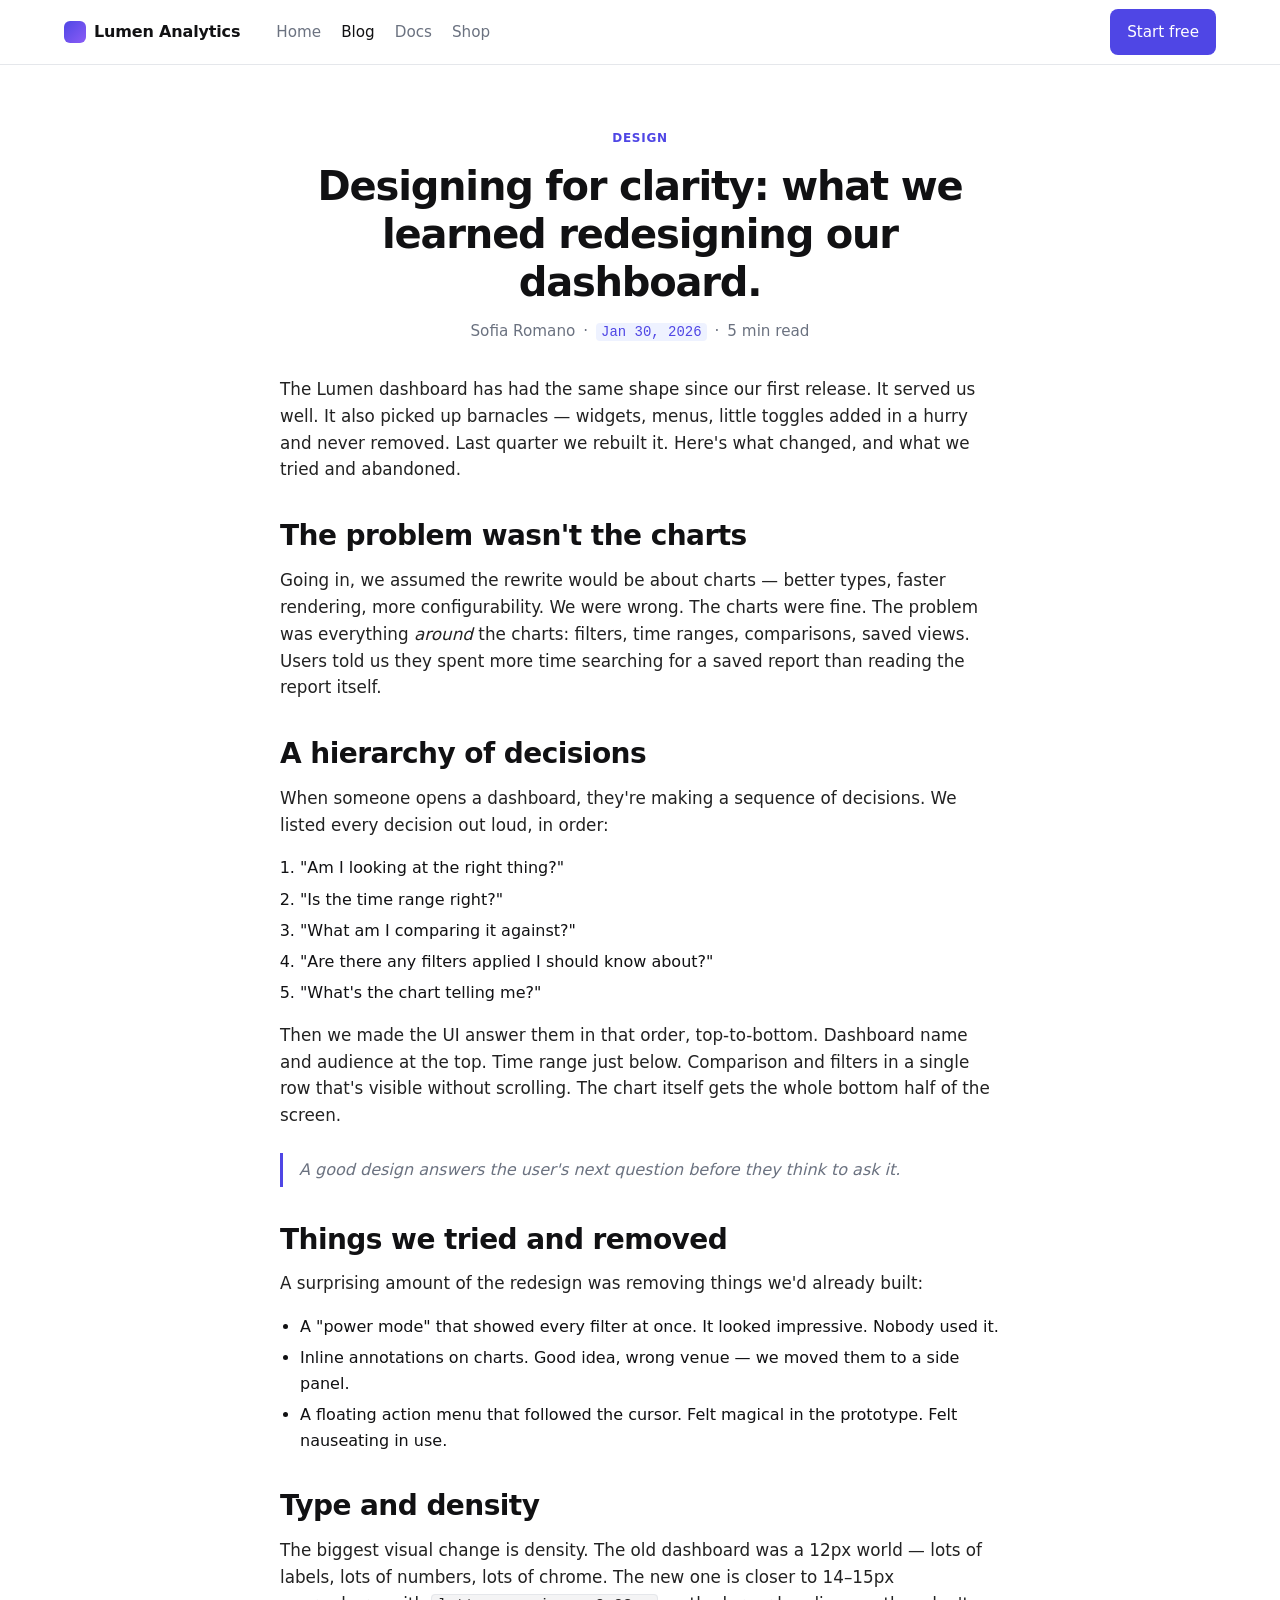
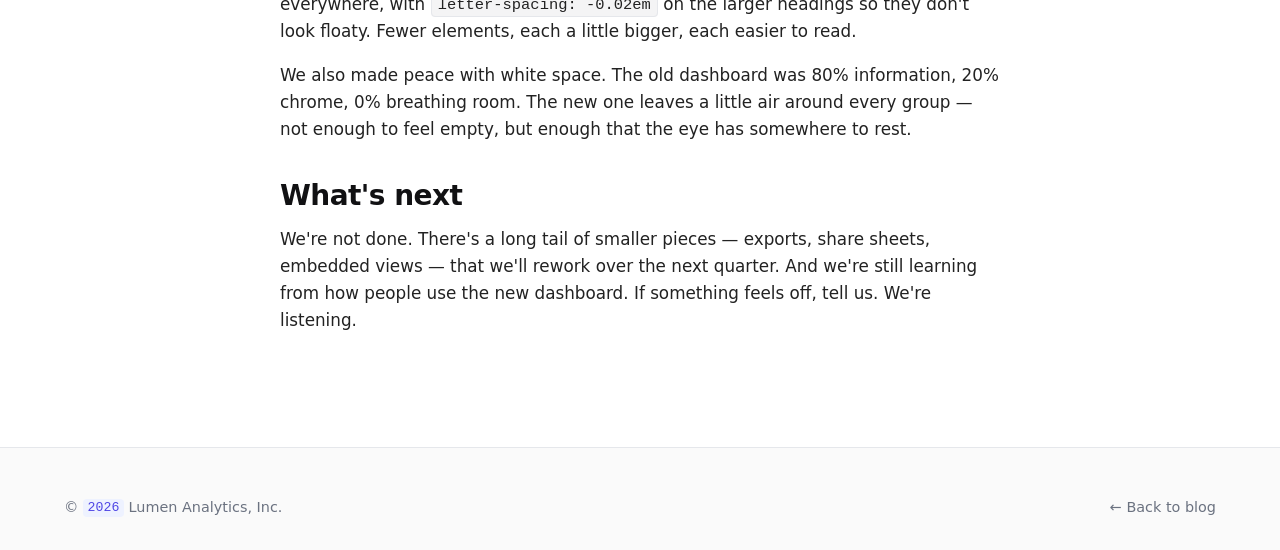
<file: blog/designing-for-clarity.html>
<!DOCTYPE html>
<html lang="en">
<head>
  <meta charset="UTF-8">
  <meta name="viewport" content="width=device-width, initial-scale=1.0">
  <title>Designing for clarity — Lumen Analytics</title>
  <meta name="description" content="A tour through the design decisions behind Lumen's new dashboard — and the ones we undid.">
  <link rel="preconnect" href="https://rsms.me/">
  <link rel="stylesheet" href="https://rsms.me/inter/inter.css">
  <link rel="stylesheet" href="../assets/styles.css">

  <script type="text/javascript">window.liveSettings={api_key:"0633a4cfc9114a0a9cb51a2db0a7450d"};</script>
  <script type="text/javascript" src="//cdn.transifex.com/live.js"></script>
</head>
<body>
  <header class="nav">
    <div class="container nav-inner">
      <a href="../index.html" class="brand"><span class="brand-mark notranslate" aria-hidden="true"></span><span class="notranslate">Lumen Analytics</span></a>
      <button class="nav-toggle" aria-label="Open menu" aria-expanded="false"><span></span></button>
      <nav class="nav-links">
        <a href="../index.html">Home</a>
        <a href="index.html" class="active">Blog</a>
        <a href="../docs/index.html">Docs</a>
        <a href="../shop/index.html">Shop</a>
      </nav>
      <span class="nav-spacer"></span>
      <div class="nav-right">
        <div class="txlive-lang-picker"></div>
        <a href="#" class="btn btn-primary">Start free</a>
      </div>
    </div>
  </header>

  <main>
    <article class="article container" tx-tags="blog">
      <header class="prose">
        <div class="tag">Design</div>
        <h1>Designing for clarity: what we learned redesigning our dashboard.</h1>
        <div class="meta">
          <span class="notranslate">Sofia Romano</span>
          <span>·</span>
          <time datetime="2026-01-30"><var>Jan 30, 2026</var></time>
          <span>·</span>
          <span>5 min read</span>
        </div>
      </header>

      <div class="article-body prose">
        <p>The Lumen dashboard has had the same shape since our first release. It served us well. It also picked up barnacles — widgets, menus, little toggles added in a hurry and never removed. Last quarter we rebuilt it. Here's what changed, and what we tried and abandoned.</p>

        <h2>The problem wasn't the charts</h2>
        <p>Going in, we assumed the rewrite would be about charts — better types, faster rendering, more configurability. We were wrong. The charts were fine. The problem was everything <em>around</em> the charts: filters, time ranges, comparisons, saved views. Users told us they spent more time searching for a saved report than reading the report itself.</p>

        <h2>A hierarchy of decisions</h2>
        <p>When someone opens a dashboard, they're making a sequence of decisions. We listed every decision out loud, in order:</p>

        <ol>
          <li>"Am I looking at the right thing?"</li>
          <li>"Is the time range right?"</li>
          <li>"What am I comparing it against?"</li>
          <li>"Are there any filters applied I should know about?"</li>
          <li>"What's the chart telling me?"</li>
        </ol>

        <p>Then we made the UI answer them in that order, top-to-bottom. Dashboard name and audience at the top. Time range just below. Comparison and filters in a single row that's visible without scrolling. The chart itself gets the whole bottom half of the screen.</p>

        <blockquote>A good design answers the user's next question before they think to ask it.</blockquote>

        <h2>Things we tried and removed</h2>
        <p>A surprising amount of the redesign was removing things we'd already built:</p>
        <ul>
          <li>A "power mode" that showed every filter at once. It looked impressive. Nobody used it.</li>
          <li>Inline annotations on charts. Good idea, wrong venue — we moved them to a side panel.</li>
          <li>A floating action menu that followed the cursor. Felt magical in the prototype. Felt nauseating in use.</li>
        </ul>

        <h2>Type and density</h2>
        <p>The biggest visual change is density. The old dashboard was a 12px world — lots of labels, lots of numbers, lots of chrome. The new one is closer to 14–15px everywhere, with <code class="notranslate">letter-spacing: -0.02em</code> on the larger headings so they don't look floaty. Fewer elements, each a little bigger, each easier to read.</p>

        <p>We also made peace with white space. The old dashboard was 80% information, 20% chrome, 0% breathing room. The new one leaves a little air around every group — not enough to feel empty, but enough that the eye has somewhere to rest.</p>

        <h2>What's next</h2>
        <p>We're not done. There's a long tail of smaller pieces — exports, share sheets, embedded views — that we'll rework over the next quarter. And we're still learning from how people use the new dashboard. If something feels off, tell us. We're listening.</p>
      </div>
    </article>
  </main>

  <footer class="footer">
    <div class="container">
      <div class="footer-bottom" style="border: 0; padding: 0;">
        <span>&copy; <var>2026</var> <span class="notranslate">Lumen Analytics, Inc.</span></span>
        <span><a href="index.html">← Back to blog</a></span>
      </div>
    </div>
  </footer>

  <div id="tx-badge" class="tx-badge notranslate" role="status" aria-live="polite"></div>
  <script src="../assets/main.js"></script>
</body>
</html>
</file>
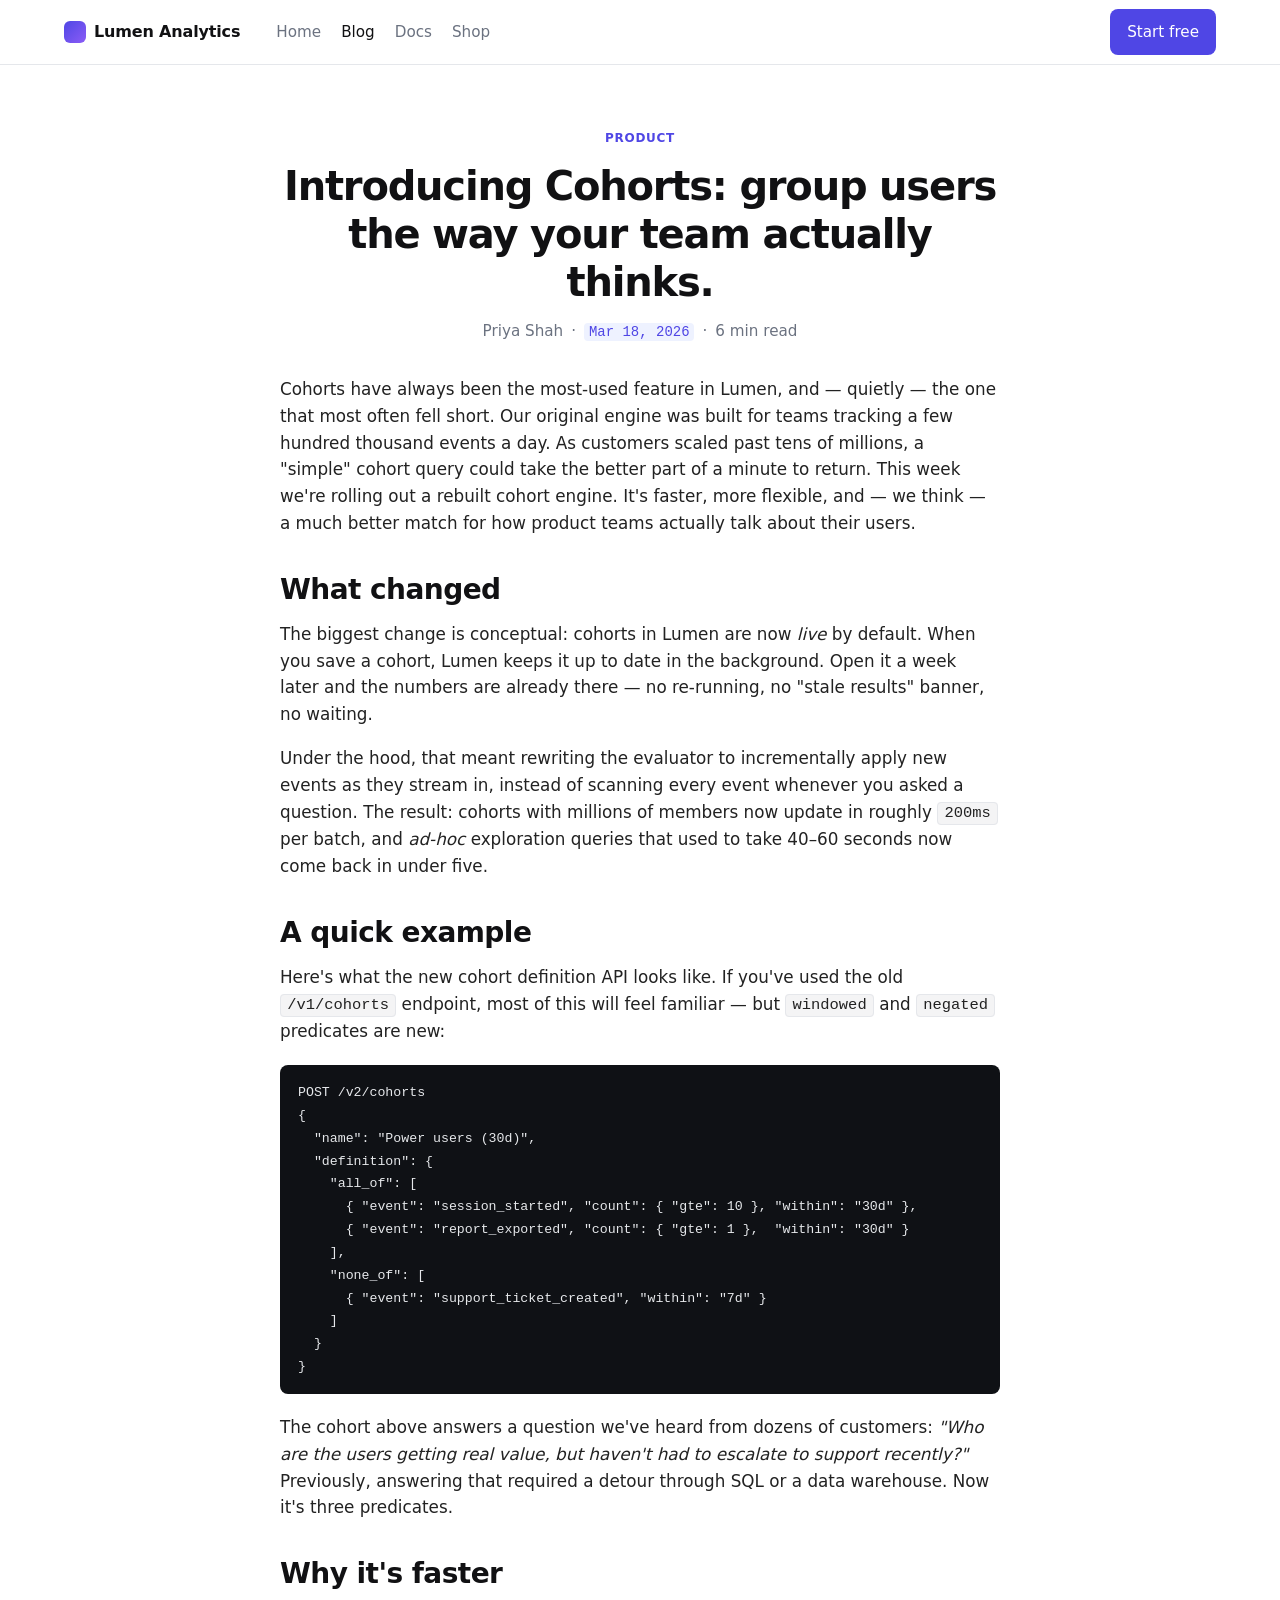
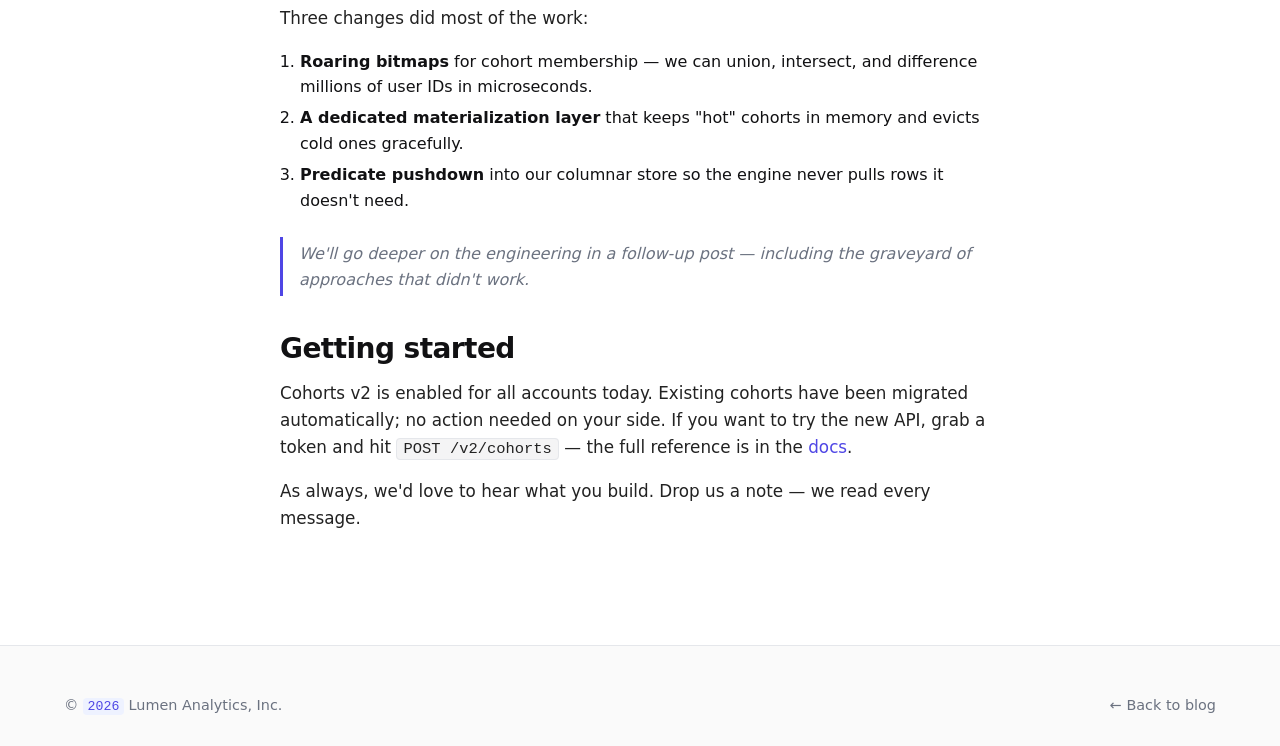
<file: blog/introducing-cohorts.html>
<!DOCTYPE html>
<html lang="en">
<head>
  <meta charset="UTF-8">
  <meta name="viewport" content="width=device-width, initial-scale=1.0">
  <title>Introducing Cohorts — Lumen Analytics</title>
  <meta name="description" content="We rebuilt Lumen's cohort engine from scratch. Here's how it works, and why it's 8× faster.">
  <link rel="preconnect" href="https://rsms.me/">
  <link rel="stylesheet" href="https://rsms.me/inter/inter.css">
  <link rel="stylesheet" href="../assets/styles.css">

  <script type="text/javascript">window.liveSettings={api_key:"0633a4cfc9114a0a9cb51a2db0a7450d"};</script>
  <script type="text/javascript" src="//cdn.transifex.com/live.js"></script>
</head>
<body>
  <header class="nav">
    <div class="container nav-inner">
      <a href="../index.html" class="brand"><span class="brand-mark notranslate" aria-hidden="true"></span><span class="notranslate">Lumen Analytics</span></a>
      <button class="nav-toggle" aria-label="Open menu" aria-expanded="false"><span></span></button>
      <nav class="nav-links">
        <a href="../index.html">Home</a>
        <a href="index.html" class="active">Blog</a>
        <a href="../docs/index.html">Docs</a>
        <a href="../shop/index.html">Shop</a>
      </nav>
      <span class="nav-spacer"></span>
      <div class="nav-right">
        <div class="txlive-lang-picker"></div>
        <a href="#" class="btn btn-primary">Start free</a>
      </div>
    </div>
  </header>

  <main>
    <article class="article container" tx-tags="blog">
      <header class="prose">
        <div class="tag">Product</div>
        <h1>Introducing Cohorts: group users the way your team actually thinks.</h1>
        <div class="meta">
          <span class="notranslate">Priya Shah</span>
          <span>·</span>
          <time datetime="2026-03-18"><var>Mar 18, 2026</var></time>
          <span>·</span>
          <span>6 min read</span>
        </div>
      </header>

      <div class="article-body prose">
        <p>Cohorts have always been the most-used feature in Lumen, and — quietly — the one that most often fell short. Our original engine was built for teams tracking a few hundred thousand events a day. As customers scaled past tens of millions, a "simple" cohort query could take the better part of a minute to return. This week we're rolling out a rebuilt cohort engine. It's faster, more flexible, and — we think — a much better match for how product teams actually talk about their users.</p>

        <h2>What changed</h2>
        <p>The biggest change is conceptual: cohorts in Lumen are now <em>live</em> by default. When you save a cohort, Lumen keeps it up to date in the background. Open it a week later and the numbers are already there — no re-running, no "stale results" banner, no waiting.</p>

        <p>Under the hood, that meant rewriting the evaluator to incrementally apply new events as they stream in, instead of scanning every event whenever you asked a question. The result: cohorts with millions of members now update in roughly <code class="notranslate">200ms</code> per batch, and <em>ad-hoc</em> exploration queries that used to take 40–60 seconds now come back in under five.</p>

        <h2>A quick example</h2>
        <p>Here's what the new cohort definition API looks like. If you've used the old <code class="notranslate">/v1/cohorts</code> endpoint, most of this will feel familiar — but <code class="notranslate">windowed</code> and <code class="notranslate">negated</code> predicates are new:</p>

<pre class="notranslate"><code>POST /v2/cohorts
{
  "name": "Power users (30d)",
  "definition": {
    "all_of": [
      { "event": "session_started", "count": { "gte": 10 }, "within": "30d" },
      { "event": "report_exported", "count": { "gte": 1 },  "within": "30d" }
    ],
    "none_of": [
      { "event": "support_ticket_created", "within": "7d" }
    ]
  }
}</code></pre>

        <p>The cohort above answers a question we've heard from dozens of customers: <em>"Who are the users getting real value, but haven't had to escalate to support recently?"</em> Previously, answering that required a detour through SQL or a data warehouse. Now it's three predicates.</p>

        <h2>Why it's faster</h2>
        <p>Three changes did most of the work:</p>
        <ol>
          <li><strong>Roaring bitmaps</strong> for cohort membership — we can union, intersect, and difference millions of user IDs in microseconds.</li>
          <li><strong>A dedicated materialization layer</strong> that keeps "hot" cohorts in memory and evicts cold ones gracefully.</li>
          <li><strong>Predicate pushdown</strong> into our columnar store so the engine never pulls rows it doesn't need.</li>
        </ol>

        <blockquote>We'll go deeper on the engineering in a follow-up post — including the graveyard of approaches that didn't work.</blockquote>

        <h2>Getting started</h2>
        <p>Cohorts v2 is enabled for all accounts today. Existing cohorts have been migrated automatically; no action needed on your side. If you want to try the new API, grab a token and hit <code class="notranslate">POST /v2/cohorts</code> — the full reference is in the <a href="../docs/index.html">docs</a>.</p>

        <p>As always, we'd love to hear what you build. Drop us a note — we read every message.</p>
      </div>
    </article>
  </main>

  <footer class="footer">
    <div class="container">
      <div class="footer-bottom" style="border: 0; padding: 0;">
        <span>&copy; <var>2026</var> <span class="notranslate">Lumen Analytics, Inc.</span></span>
        <span><a href="index.html">← Back to blog</a></span>
      </div>
    </div>
  </footer>

  <div id="tx-badge" class="tx-badge notranslate" role="status" aria-live="polite"></div>
  <script src="../assets/main.js"></script>
</body>
</html>
</file>
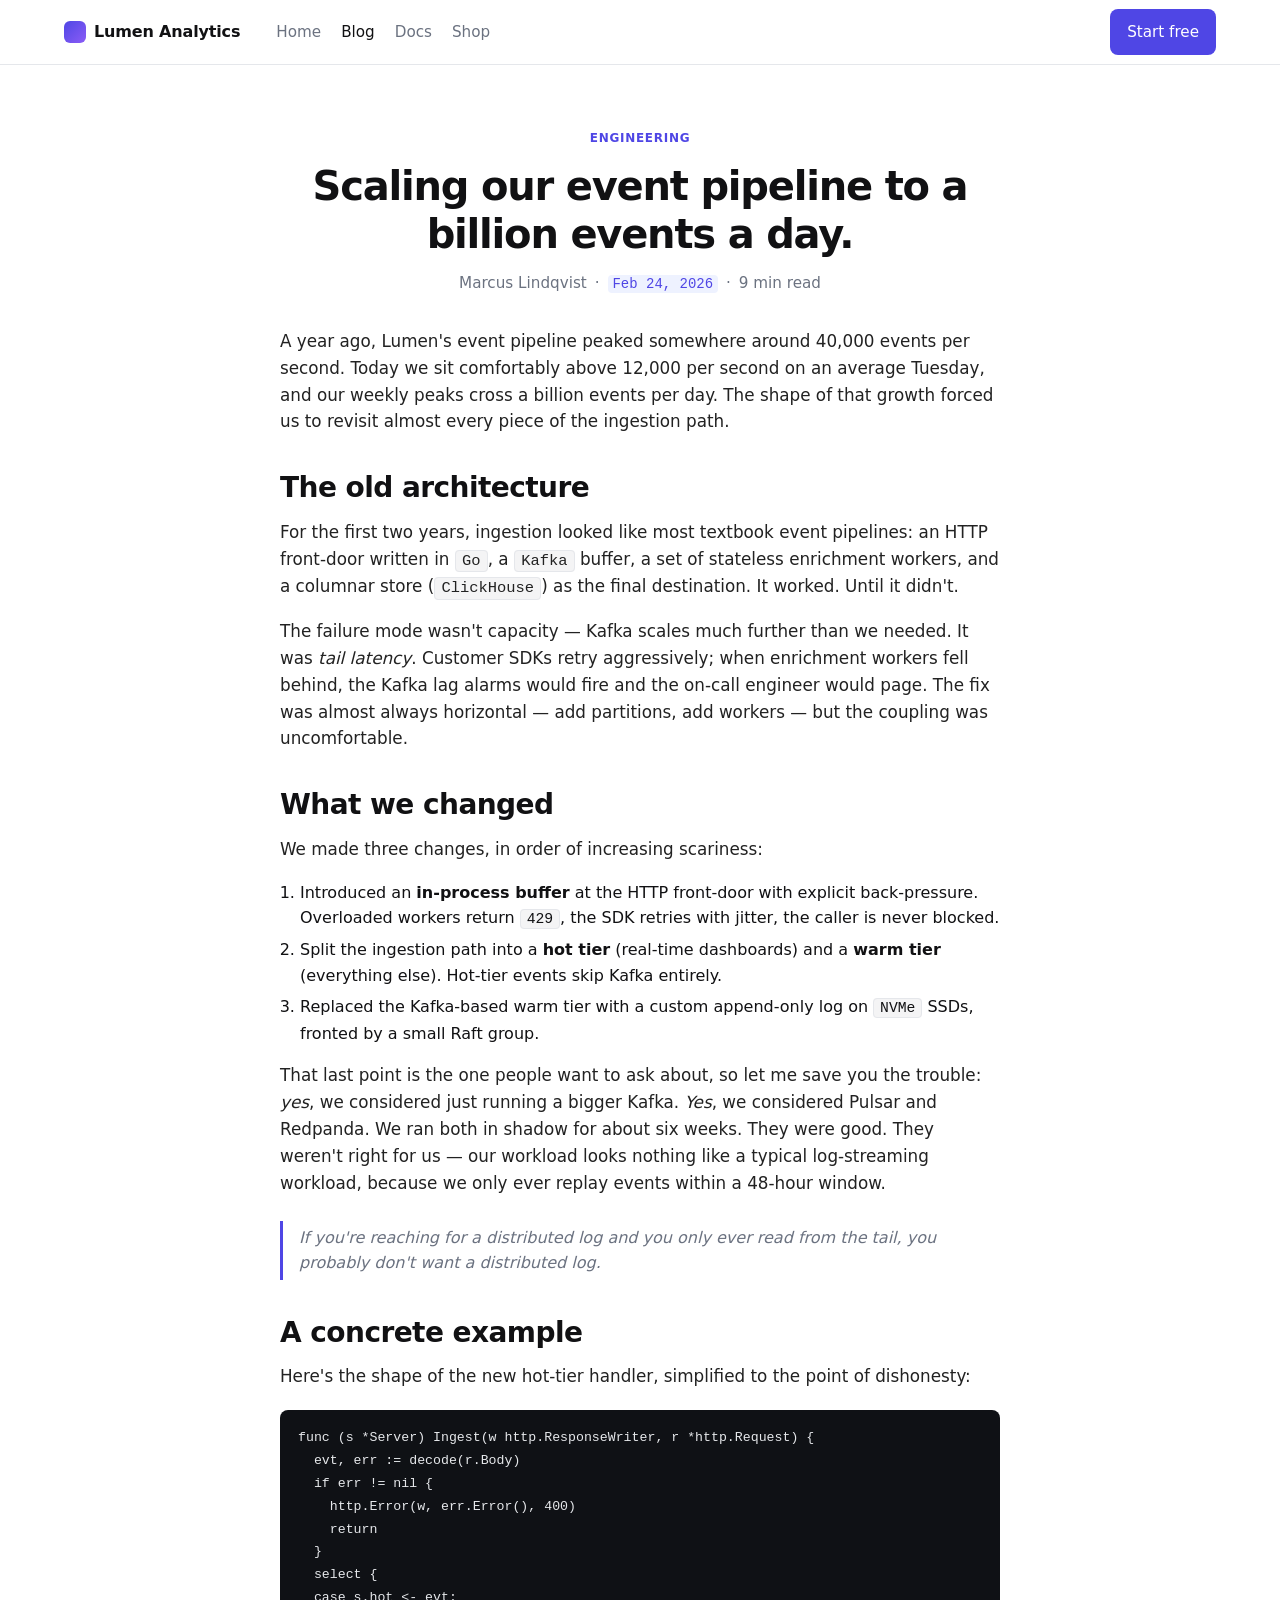
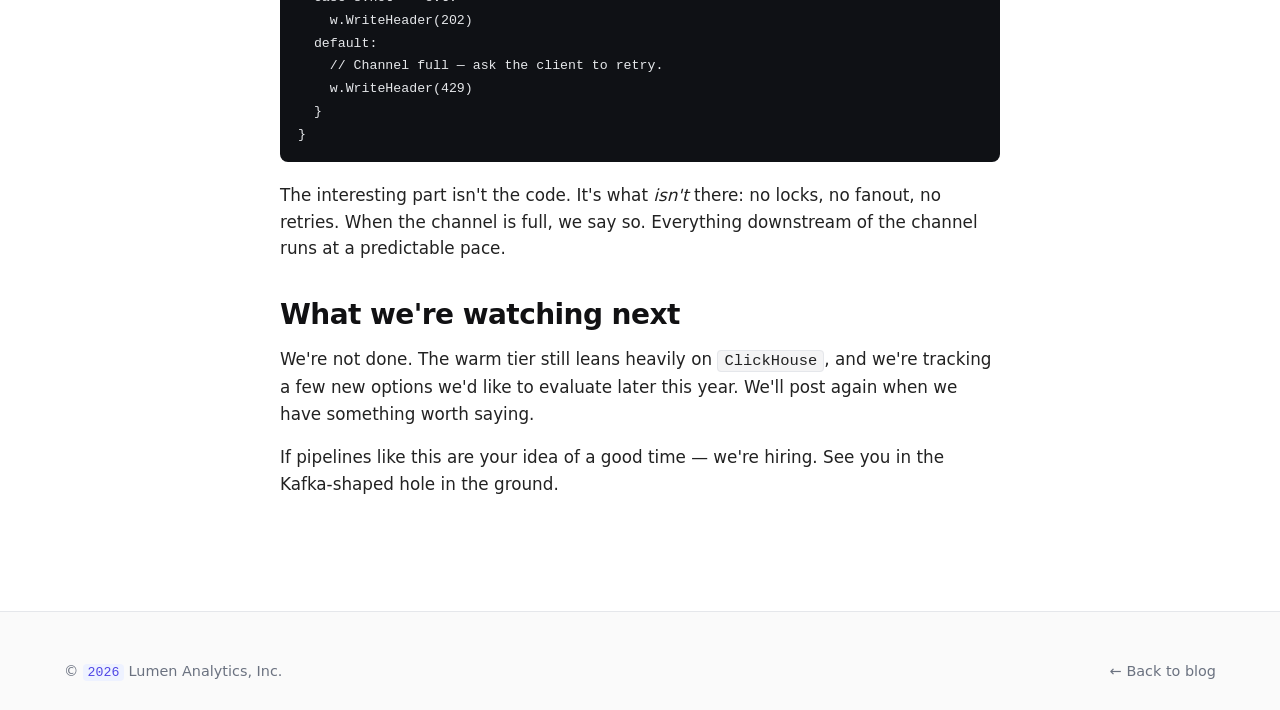
<file: blog/scaling-event-pipelines.html>
<!DOCTYPE html>
<html lang="en">
<head>
  <meta charset="UTF-8">
  <meta name="viewport" content="width=device-width, initial-scale=1.0">
  <title>Scaling our event pipeline — Lumen Analytics</title>
  <meta name="description" content="Partitioning, back-pressure, and why we finally moved off Kafka for the hot path.">
  <link rel="preconnect" href="https://rsms.me/">
  <link rel="stylesheet" href="https://rsms.me/inter/inter.css">
  <link rel="stylesheet" href="../assets/styles.css">

  <script type="text/javascript">window.liveSettings={api_key:"0633a4cfc9114a0a9cb51a2db0a7450d"};</script>
  <script type="text/javascript" src="//cdn.transifex.com/live.js"></script>
</head>
<body>
  <header class="nav">
    <div class="container nav-inner">
      <a href="../index.html" class="brand"><span class="brand-mark notranslate" aria-hidden="true"></span><span class="notranslate">Lumen Analytics</span></a>
      <button class="nav-toggle" aria-label="Open menu" aria-expanded="false"><span></span></button>
      <nav class="nav-links">
        <a href="../index.html">Home</a>
        <a href="index.html" class="active">Blog</a>
        <a href="../docs/index.html">Docs</a>
        <a href="../shop/index.html">Shop</a>
      </nav>
      <span class="nav-spacer"></span>
      <div class="nav-right">
        <div class="txlive-lang-picker"></div>
        <a href="#" class="btn btn-primary">Start free</a>
      </div>
    </div>
  </header>

  <main>
    <article class="article container" tx-tags="blog">
      <header class="prose">
        <div class="tag">Engineering</div>
        <h1>Scaling our event pipeline to a billion events a day.</h1>
        <div class="meta">
          <span class="notranslate">Marcus Lindqvist</span>
          <span>·</span>
          <time datetime="2026-02-24"><var>Feb 24, 2026</var></time>
          <span>·</span>
          <span>9 min read</span>
        </div>
      </header>

      <div class="article-body prose">
        <p>A year ago, Lumen's event pipeline peaked somewhere around 40,000 events per second. Today we sit comfortably above 12,000 per second on an average Tuesday, and our weekly peaks cross a billion events per day. The shape of that growth forced us to revisit almost every piece of the ingestion path.</p>

        <h2>The old architecture</h2>
        <p>For the first two years, ingestion looked like most textbook event pipelines: an HTTP front-door written in <code class="notranslate">Go</code>, a <code class="notranslate">Kafka</code> buffer, a set of stateless enrichment workers, and a columnar store (<code class="notranslate">ClickHouse</code>) as the final destination. It worked. Until it didn't.</p>

        <p>The failure mode wasn't capacity — Kafka scales much further than we needed. It was <em>tail latency</em>. Customer SDKs retry aggressively; when enrichment workers fell behind, the Kafka lag alarms would fire and the on-call engineer would page. The fix was almost always horizontal — add partitions, add workers — but the coupling was uncomfortable.</p>

        <h2>What we changed</h2>
        <p>We made three changes, in order of increasing scariness:</p>

        <ol>
          <li>Introduced an <strong>in-process buffer</strong> at the HTTP front-door with explicit back-pressure. Overloaded workers return <code class="notranslate">429</code>, the SDK retries with jitter, the caller is never blocked.</li>
          <li>Split the ingestion path into a <strong>hot tier</strong> (real-time dashboards) and a <strong>warm tier</strong> (everything else). Hot-tier events skip Kafka entirely.</li>
          <li>Replaced the Kafka-based warm tier with a custom append-only log on <code class="notranslate">NVMe</code> SSDs, fronted by a small Raft group.</li>
        </ol>

        <p>That last point is the one people want to ask about, so let me save you the trouble: <em>yes</em>, we considered just running a bigger Kafka. <em>Yes</em>, we considered Pulsar and Redpanda. We ran both in shadow for about six weeks. They were good. They weren't right for us — our workload looks nothing like a typical log-streaming workload, because we only ever replay events within a 48-hour window.</p>

        <blockquote>If you're reaching for a distributed log and you only ever read from the tail, you probably don't want a distributed log.</blockquote>

        <h2>A concrete example</h2>
        <p>Here's the shape of the new hot-tier handler, simplified to the point of dishonesty:</p>

<pre class="notranslate"><code>func (s *Server) Ingest(w http.ResponseWriter, r *http.Request) {
  evt, err := decode(r.Body)
  if err != nil {
    http.Error(w, err.Error(), 400)
    return
  }
  select {
  case s.hot &lt;- evt:
    w.WriteHeader(202)
  default:
    // Channel full — ask the client to retry.
    w.WriteHeader(429)
  }
}</code></pre>

        <p>The interesting part isn't the code. It's what <em>isn't</em> there: no locks, no fanout, no retries. When the channel is full, we say so. Everything downstream of the channel runs at a predictable pace.</p>

        <h2>What we're watching next</h2>
        <p>We're not done. The warm tier still leans heavily on <code class="notranslate">ClickHouse</code>, and we're tracking a few new options we'd like to evaluate later this year. We'll post again when we have something worth saying.</p>

        <p>If pipelines like this are your idea of a good time — we're hiring. See you in the Kafka-shaped hole in the ground.</p>
      </div>
    </article>
  </main>

  <footer class="footer">
    <div class="container">
      <div class="footer-bottom" style="border: 0; padding: 0;">
        <span>&copy; <var>2026</var> <span class="notranslate">Lumen Analytics, Inc.</span></span>
        <span><a href="index.html">← Back to blog</a></span>
      </div>
    </div>
  </footer>

  <div id="tx-badge" class="tx-badge notranslate" role="status" aria-live="polite"></div>
  <script src="../assets/main.js"></script>
</body>
</html>
</file>
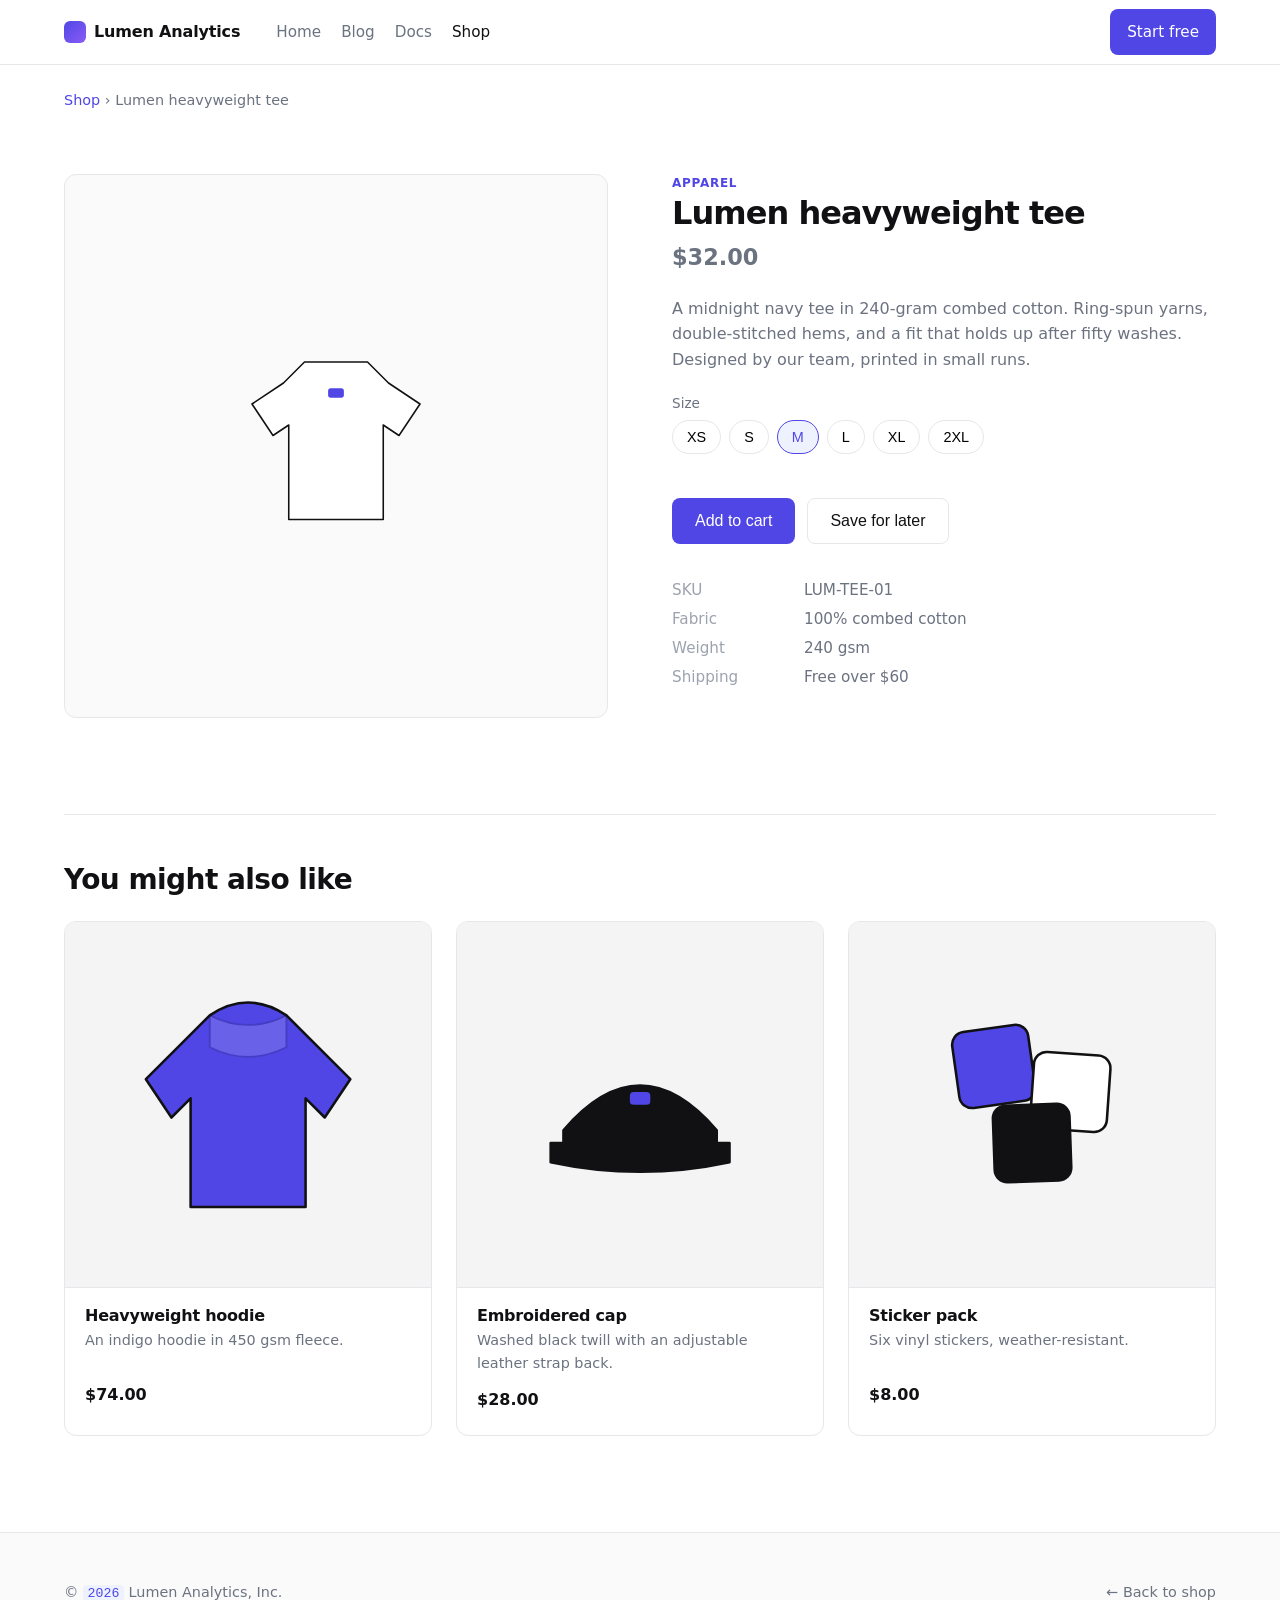
<file: shop/product.html>
<!DOCTYPE html>
<html lang="en">
<head>
  <meta charset="UTF-8">
  <meta name="viewport" content="width=device-width, initial-scale=1.0">
  <title>Shop — Lumen Analytics</title>
  <meta name="description" content="Lumen merchandise — thoughtfully designed gear for the people who ship the dashboards.">
  <link rel="preconnect" href="https://rsms.me/">
  <link rel="stylesheet" href="https://rsms.me/inter/inter.css">
  <link rel="stylesheet" href="../assets/styles.css">

  <script type="text/javascript">window.liveSettings={api_key:"0633a4cfc9114a0a9cb51a2db0a7450d"};</script>
  <script type="text/javascript" src="//cdn.transifex.com/live.js"></script>
</head>
<body>
  <header class="nav">
    <div class="container nav-inner">
      <a href="../index.html" class="brand"><span class="brand-mark notranslate" aria-hidden="true"></span><span class="notranslate">Lumen Analytics</span></a>
      <button class="nav-toggle" aria-label="Open menu" aria-expanded="false"><span></span></button>
      <nav class="nav-links">
        <a href="../index.html">Home</a>
        <a href="../blog/index.html">Blog</a>
        <a href="../docs/index.html">Docs</a>
        <a href="index.html" class="active">Shop</a>
      </nav>
      <span class="nav-spacer"></span>
      <div class="nav-right">
        <div class="txlive-lang-picker"></div>
        <a href="#" class="btn btn-primary">Start free</a>
      </div>
    </div>
  </header>

  <main class="container">
    <p style="padding-top: 24px; font-size: 0.9rem; color: var(--text-muted);">
      <a href="index.html">Shop</a> <span aria-hidden="true">›</span> <span id="breadcrumb-name">Loading…</span>
    </p>

    <section class="product-detail" tx-tags="commerce">
      <div class="gallery">
        <div id="product-image" style="background: #fafafa; display: flex; align-items: center; justify-content: center; aspect-ratio: 1; border-radius: 12px;"></div>
      </div>

      <div class="info">
        <div class="tag" style="font-size: 0.75rem; text-transform: uppercase; letter-spacing: 0.06em; color: var(--accent); font-weight: 600;" id="product-category">Apparel</div>
        <h1 id="product-title">Loading…</h1>
        <p class="price notranslate" id="product-price"></p>
        <p id="product-description"></p>

        <div class="options" id="size-options" style="display: none;">
          <label>Size</label>
          <div class="choices">
            <button type="button" class="chip notranslate">XS</button>
            <button type="button" class="chip notranslate">S</button>
            <button type="button" class="chip selected notranslate">M</button>
            <button type="button" class="chip notranslate">L</button>
            <button type="button" class="chip notranslate">XL</button>
            <button type="button" class="chip notranslate">2XL</button>
          </div>
        </div>

        <div class="hero-cta" style="margin-top: 24px;">
          <button class="btn btn-primary btn-lg" type="button">Add to cart</button>
          <button class="btn btn-ghost btn-lg" type="button">Save for later</button>
        </div>

        <dl id="product-specs" style="margin-top: 32px; color: var(--text-muted); font-size: 0.95rem; line-height: 1.9;"></dl>
      </div>
    </section>

    <section class="section" style="border-top: 1px solid var(--border); padding: 48px 0 96px;">
      <h2 style="margin-bottom: 24px;">You might also like</h2>
      <div class="product-grid" style="padding-bottom: 0;" tx-tags="commerce" id="related-products"></div>
    </section>
  </main>

  <footer class="footer">
    <div class="container">
      <div class="footer-bottom" style="border: 0; padding: 0;">
        <span>&copy; <var>2026</var> <span class="notranslate">Lumen Analytics, Inc.</span></span>
        <span><a href="index.html">← Back to shop</a></span>
      </div>
    </div>
  </footer>

  <div id="tx-badge" class="tx-badge notranslate" role="status" aria-live="polite"></div>
  <script src="../assets/main.js"></script>
  <script>
    (function () {
      var products = {
        tee: {
          name: 'Lumen heavyweight tee',
          category: 'Apparel',
          price: '$32.00',
          description: 'A midnight navy tee in 240-gram combed cotton. Ring-spun yarns, double-stitched hems, and a fit that holds up after fifty washes. Designed by our team, printed in small runs.',
          hasSizes: true,
          specs: [
            { label: 'SKU', value: 'LUM-TEE-01', notranslate: true },
            { label: 'Fabric', value: '100% combed cotton' },
            { label: 'Weight', value: '240 gsm' },
            { label: 'Shipping', value: 'Free over $60' }
          ],
          svg: '<svg viewBox="0 0 400 400" xmlns="http://www.w3.org/2000/svg" width="70%" height="70%"><rect width="400" height="400" fill="#fafafa"/><path d="M100,80 L140,40 L260,40 L300,80 L360,120 L320,180 L290,160 L290,340 L110,340 L110,160 L80,180 L40,120 Z" fill="#ffffff" stroke="#111113" stroke-width="3" stroke-linejoin="round"/><rect x="185" y="90" width="30" height="18" rx="5" fill="#4F46E5"/></svg>',
          related: ['hoodie', 'cap', 'stickers']
        },
        hoodie: {
          name: 'Heavyweight hoodie',
          category: 'Apparel',
          price: '$74.00',
          description: 'An indigo hoodie in 450 gsm fleece. Oversized fit with kangaroo pocket, ribbed cuffs, and a drawstring hood. Warm enough for late-night deploys.',
          hasSizes: true,
          specs: [
            { label: 'SKU', value: 'LUM-HOOD-01', notranslate: true },
            { label: 'Fabric', value: '80/20 cotton-poly fleece' },
            { label: 'Weight', value: '450 gsm' },
            { label: 'Shipping', value: 'Free over $60' }
          ],
          svg: '<svg viewBox="0 0 400 400" xmlns="http://www.w3.org/2000/svg" width="70%" height="70%"><rect width="400" height="400" fill="#fafafa"/><path d="M80,120 L140,60 Q200,20 260,60 L320,120 L360,160 L320,220 L290,190 L290,360 L110,360 L110,190 L80,220 L40,160 Z" fill="#4F46E5" stroke="#111113" stroke-width="3" stroke-linejoin="round"/><path d="M140,60 Q200,90 260,60 L260,110 Q200,140 140,110 Z" fill="#ffffff" opacity="0.15" stroke="#111113" stroke-width="2"/><circle cx="200" cy="150" r="4" fill="#111113"/></svg>',
          related: ['tee', 'cap', 'mug']
        },
        cap: {
          name: 'Embroidered cap',
          category: 'Accessories',
          price: '$28.00',
          description: 'Washed black twill with an adjustable leather strap back. Low-profile, unstructured fit. Embroidered Lumen logo on the front panel.',
          hasSizes: false,
          specs: [
            { label: 'SKU', value: 'LUM-CAP-01', notranslate: true },
            { label: 'Material', value: 'Washed cotton twill' },
            { label: 'Closure', value: 'Adjustable leather strap' },
            { label: 'Shipping', value: 'Free over $60' }
          ],
          svg: '<svg viewBox="0 0 400 400" xmlns="http://www.w3.org/2000/svg" width="70%" height="70%"><rect width="400" height="400" fill="#fafafa"/><path d="M80,240 Q200,100 320,240 L320,260 L80,260 Z" fill="#111113" stroke="#111113" stroke-width="3" stroke-linejoin="round"/><path d="M60,260 L340,260 L340,290 Q200,320 60,290 Z" fill="#111113" stroke="#111113" stroke-width="3" stroke-linejoin="round"/><rect x="184" y="180" width="32" height="20" rx="6" fill="#4F46E5"/></svg>',
          related: ['tee', 'hoodie', 'stickers']
        },
        mug: {
          name: 'Dashboard mug',
          category: 'Accessories',
          price: '$18.00',
          description: '12oz ceramic mug. Holds coffee, tea, or whatever you measure your mornings in. Microwave and dishwasher safe. Features a miniature dashboard print.',
          hasSizes: false,
          specs: [
            { label: 'SKU', value: 'LUM-MUG-01', notranslate: true },
            { label: 'Material', value: 'Glazed ceramic' },
            { label: 'Capacity', value: '12 oz / 350 ml' },
            { label: 'Shipping', value: 'Free over $60' }
          ],
          svg: '<svg viewBox="0 0 400 400" xmlns="http://www.w3.org/2000/svg" width="70%" height="70%"><rect width="400" height="400" fill="#fafafa"/><rect x="100" y="110" width="180" height="220" rx="12" fill="#ffffff" stroke="#111113" stroke-width="3"/><path d="M280,160 Q350,160 350,220 Q350,280 280,280" fill="none" stroke="#111113" stroke-width="3"/><rect x="124" y="140" width="28" height="16" rx="4" fill="#4F46E5"/><rect x="124" y="170" width="116" height="8" rx="4" fill="#e5e7eb"/><rect x="124" y="188" width="84" height="8" rx="4" fill="#e5e7eb"/></svg>',
          related: ['notebook', 'stickers', 'tee']
        },
        notebook: {
          name: 'Pocket notebook',
          category: 'Accessories',
          price: '$14.00',
          description: 'A5, dotted. 128 pages of thick, no-bleed paper. Softcover with the Lumen wordmark debossed on the front. Perfect for sketching flows and jotting metrics.',
          hasSizes: false,
          specs: [
            { label: 'SKU', value: 'LUM-NBK-01', notranslate: true },
            { label: 'Size', value: 'A5 (148 × 210 mm)' },
            { label: 'Pages', value: '128, 100gsm dotted' },
            { label: 'Shipping', value: 'Free over $60' }
          ],
          svg: '<svg viewBox="0 0 400 400" xmlns="http://www.w3.org/2000/svg" width="70%" height="70%"><rect width="400" height="400" fill="#fafafa"/><rect x="90" y="60" width="220" height="280" rx="8" fill="#4F46E5" stroke="#111113" stroke-width="3"/><rect x="90" y="60" width="20" height="280" fill="#111113" opacity="0.25"/><rect x="150" y="160" width="100" height="12" rx="4" fill="#ffffff" opacity="0.85"/><rect x="150" y="190" width="80" height="12" rx="4" fill="#ffffff" opacity="0.6"/></svg>',
          related: ['mug', 'stickers', 'cap']
        },
        stickers: {
          name: 'Sticker pack',
          category: 'Accessories',
          price: '$8.00',
          description: 'Six vinyl stickers, weather-resistant. Includes the Lumen logo, dashboard icons, and a few in-jokes. Great on laptops, bad on sofas.',
          hasSizes: false,
          specs: [
            { label: 'SKU', value: 'LUM-STK-01', notranslate: true },
            { label: 'Material', value: 'Vinyl, weather-resistant' },
            { label: 'Count', value: '6 stickers' },
            { label: 'Shipping', value: 'Free over $60' }
          ],
          svg: '<svg viewBox="0 0 400 400" xmlns="http://www.w3.org/2000/svg" width="70%" height="70%"><rect width="400" height="400" fill="#fafafa"/><rect x="80" y="80" width="120" height="120" rx="20" fill="#4F46E5" stroke="#111113" stroke-width="3" transform="rotate(-8 140 140)"/><rect x="200" y="120" width="120" height="120" rx="20" fill="#ffffff" stroke="#111113" stroke-width="3" transform="rotate(4 260 180)"/><rect x="140" y="200" width="120" height="120" rx="20" fill="#111113" stroke="#111113" stroke-width="3" transform="rotate(-2 200 260)"/></svg>',
          related: ['mug', 'notebook', 'tee']
        }
      };

      // Small SVGs for related product cards
      var thumbSvgs = {
        tee: '<svg viewBox="0 0 200 200" width="70%" height="70%" aria-hidden="true"><path d="M50,40 L70,20 L130,20 L150,40 L180,60 L160,90 L145,80 L145,170 L55,170 L55,80 L40,90 L20,60 Z" fill="#ffffff" stroke="#111113" stroke-width="2" stroke-linejoin="round"/><rect x="92" y="40" width="16" height="10" rx="3" fill="#4F46E5"/></svg>',
        hoodie: '<svg viewBox="0 0 200 200" width="70%" height="70%" aria-hidden="true"><path d="M40,60 L70,30 Q100,10 130,30 L160,60 L180,80 L160,110 L145,95 L145,180 L55,180 L55,95 L40,110 L20,80 Z" fill="#4F46E5" stroke="#111113" stroke-width="2" stroke-linejoin="round"/><path d="M70,30 Q100,45 130,30 L130,55 Q100,70 70,55 Z" fill="#ffffff" opacity="0.15" stroke="#111113" stroke-width="1.5"/></svg>',
        cap: '<svg viewBox="0 0 200 200" width="70%" height="70%" aria-hidden="true"><path d="M40,120 Q100,50 160,120 L160,130 L40,130 Z" fill="#111113" stroke="#111113" stroke-width="2" stroke-linejoin="round"/><path d="M30,130 L170,130 L170,145 Q100,160 30,145 Z" fill="#111113" stroke="#111113" stroke-width="2" stroke-linejoin="round"/><rect x="92" y="90" width="16" height="10" rx="3" fill="#4F46E5"/></svg>',
        mug: '<svg viewBox="0 0 200 200" width="70%" height="70%" aria-hidden="true"><rect x="50" y="55" width="90" height="110" rx="6" fill="#ffffff" stroke="#111113" stroke-width="2"/><path d="M140,80 Q175,80 175,110 Q175,140 140,140" fill="none" stroke="#111113" stroke-width="2"/><rect x="62" y="70" width="14" height="8" rx="2" fill="#4F46E5"/><rect x="62" y="85" width="58" height="4" rx="2" fill="#e5e7eb"/><rect x="62" y="94" width="42" height="4" rx="2" fill="#e5e7eb"/></svg>',
        notebook: '<svg viewBox="0 0 200 200" width="70%" height="70%" aria-hidden="true"><rect x="45" y="30" width="110" height="140" rx="4" fill="#4F46E5" stroke="#111113" stroke-width="2"/><rect x="45" y="30" width="10" height="140" fill="#111113" opacity="0.25"/><rect x="75" y="80" width="50" height="6" rx="2" fill="#ffffff" opacity="0.85"/><rect x="75" y="95" width="40" height="6" rx="2" fill="#ffffff" opacity="0.6"/></svg>',
        stickers: '<svg viewBox="0 0 200 200" width="70%" height="70%" aria-hidden="true"><rect x="40" y="40" width="60" height="60" rx="10" fill="#4F46E5" stroke="#111113" stroke-width="2" transform="rotate(-8 70 70)"/><rect x="100" y="60" width="60" height="60" rx="10" fill="#ffffff" stroke="#111113" stroke-width="2" transform="rotate(4 130 90)"/><rect x="70" y="100" width="60" height="60" rx="10" fill="#111113" stroke="#111113" stroke-width="2" transform="rotate(-2 100 130)"/></svg>'
      };

      var params = new URLSearchParams(window.location.search);
      var id = params.get('id') || 'tee';
      var product = products[id] || products.tee;

      // Update page
      document.title = product.name + ' — Lumen Analytics';
      document.querySelector('meta[name="description"]').content = product.name + ' — ' + product.description;
      document.getElementById('breadcrumb-name').textContent = product.name;
      document.getElementById('product-title').textContent = product.name;
      document.getElementById('product-price').textContent = product.price;
      document.getElementById('product-description').textContent = product.description;
      document.getElementById('product-category').textContent = product.category;
      document.getElementById('product-image').innerHTML = product.svg;

      if (product.hasSizes) {
        document.getElementById('size-options').style.display = '';
      }

      // Specs
      var specsHtml = '';
      product.specs.forEach(function (s) {
        specsHtml += '<div style="display: flex; gap: 12px;">';
        specsHtml += '<dt style="width: 120px; color: var(--text-subtle);">' + s.label + '</dt>';
        specsHtml += '<dd' + (s.notranslate ? ' class="notranslate"' : '') + ' style="margin: 0;">' + s.value + '</dd>';
        specsHtml += '</div>';
      });
      document.getElementById('product-specs').innerHTML = specsHtml;

      // Related products
      var relatedHtml = '';
      product.related.forEach(function (rid) {
        var rp = products[rid];
        if (!rp) return;
        relatedHtml += '<article class="product">';
        relatedHtml += '<a href="product.html?id=' + rid + '"><div class="thumb">' + thumbSvgs[rid] + '</div></a>';
        relatedHtml += '<div class="body">';
        relatedHtml += '<a href="product.html?id=' + rid + '"><h3>' + rp.name + '</h3></a>';
        relatedHtml += '<p class="desc">' + rp.description.split('.')[0] + '.</p>';
        relatedHtml += '<div class="row"><span class="price notranslate">' + rp.price + '</span></div>';
        relatedHtml += '</div></article>';
      });
      document.getElementById('related-products').innerHTML = relatedHtml;
    })();
  </script>
</body>
</html>
</file>
<file: assets/styles.css>
:root {
  --bg: #ffffff;
  --surface: #fafafa;
  --surface-2: #f4f4f5;
  --border: #e5e7eb;
  --border-strong: #d1d5db;
  --text: #111113;
  --text-muted: #6b7280;
  --text-subtle: #9ca3af;
  --accent: #4F46E5;
  --accent-hover: #4338CA;
  --accent-soft: #eef2ff;
  --success: #10b981;
  --radius: 8px;
  --radius-lg: 12px;
  --max: 1200px;
  --prose: 720px;
  --shadow-sm: 0 1px 2px rgba(17,17,19,0.04);
  --shadow: 0 1px 3px rgba(17,17,19,0.06), 0 1px 2px rgba(17,17,19,0.04);
}

* { box-sizing: border-box; }

html { scroll-behavior: smooth; }

body {
  margin: 0;
  font-family: "Inter", system-ui, -apple-system, "Segoe UI", Roboto, sans-serif;
  font-size: 16px;
  line-height: 1.6;
  color: var(--text);
  background: var(--bg);
  -webkit-font-smoothing: antialiased;
  text-rendering: optimizeLegibility;
}

a {
  color: var(--accent);
  text-decoration: none;
}
a:hover { color: var(--accent-hover); text-decoration: underline; }

h1, h2, h3, h4 {
  margin: 0 0 0.5em;
  color: var(--text);
  line-height: 1.2;
  letter-spacing: -0.015em;
  font-weight: 600;
}
h1 { font-size: 2.5rem; letter-spacing: -0.03em; }
h2 { font-size: 1.75rem; letter-spacing: -0.02em; }
h3 { font-size: 1.25rem; }
h4 { font-size: 1rem; }
p { margin: 0 0 1em; }

img { max-width: 100%; display: block; }

code, pre, var {
  font-family: ui-monospace, "SF Mono", "Cascadia Mono", "Menlo", Consolas, monospace;
  font-size: 0.92em;
  font-style: normal;
}
code {
  background: var(--surface-2);
  border: 1px solid var(--border);
  border-radius: 4px;
  padding: 0.08em 0.4em;
}
pre {
  background: #0f1115;
  color: #e6e8eb;
  border-radius: var(--radius);
  padding: 1rem 1.125rem;
  overflow-x: auto;
  line-height: 1.55;
  margin: 1.25rem 0;
}
pre code {
  background: transparent;
  border: 0;
  padding: 0;
  color: inherit;
  font-size: 0.9em;
}
var {
  background: var(--accent-soft);
  color: var(--accent);
  border-radius: 4px;
  padding: 0.08em 0.35em;
}

/* ---------- Layout ---------- */
.container {
  max-width: var(--max);
  margin: 0 auto;
  padding: 0 24px;
}

.prose {
  max-width: var(--prose);
  margin: 0 auto;
}
.prose h2 { margin-top: 2.25rem; }
.prose h3 { margin-top: 1.75rem; }
.prose ul, .prose ol { padding-left: 1.25rem; }
.prose li { margin-bottom: 0.35rem; }
.prose blockquote {
  margin: 1.5rem 0;
  padding: 0.25rem 1rem;
  border-left: 3px solid var(--accent);
  color: var(--text-muted);
  font-style: italic;
}

/* ---------- Nav ---------- */
.nav {
  position: sticky;
  top: 0;
  z-index: 50;
  background: rgba(255,255,255,0.85);
  backdrop-filter: saturate(180%) blur(8px);
  border-bottom: 1px solid var(--border);
}
.nav-inner {
  display: flex;
  align-items: center;
  gap: 24px;
  height: 64px;
}
.brand {
  display: inline-flex;
  align-items: center;
  gap: 8px;
  font-weight: 600;
  letter-spacing: -0.01em;
  color: var(--text);
}
.brand:hover { text-decoration: none; }
.brand-mark {
  width: 22px;
  height: 22px;
  border-radius: 6px;
  background: linear-gradient(135deg, var(--accent), #8b5cf6);
  display: inline-block;
}
.nav-links {
  display: flex;
  gap: 20px;
  margin-left: 12px;
}
.nav-links a {
  color: var(--text-muted);
  font-size: 0.95rem;
}
.nav-links a:hover,
.nav-links a.active {
  color: var(--text);
  text-decoration: none;
}
.nav-spacer { flex: 1; }
.nav-right { display: flex; align-items: center; gap: 12px; }

.picker {
  appearance: none;
  -webkit-appearance: none;
  background: var(--bg);
  border: 1px solid var(--border);
  border-radius: var(--radius);
  padding: 6px 28px 6px 10px;
  font-size: 0.9rem;
  color: var(--text);
  cursor: pointer;
  background-image: url("data:image/svg+xml;utf8,<svg xmlns='http://www.w3.org/2000/svg' width='12' height='12' viewBox='0 0 12 12'><path fill='none' stroke='%236b7280' stroke-width='1.5' stroke-linecap='round' stroke-linejoin='round' d='M3 4.5 6 7.5 9 4.5'/></svg>");
  background-repeat: no-repeat;
  background-position: right 8px center;
}
.picker:hover { border-color: var(--border-strong); }
.picker:focus-visible { outline: 2px solid var(--accent); outline-offset: 2px; }

.nav-toggle {
  display: none;
  appearance: none;
  background: transparent;
  border: 1px solid var(--border);
  border-radius: var(--radius);
  width: 36px;
  height: 36px;
  cursor: pointer;
  padding: 0;
  align-items: center;
  justify-content: center;
}
.nav-toggle span,
.nav-toggle span::before,
.nav-toggle span::after {
  content: "";
  display: block;
  width: 16px;
  height: 1.5px;
  background: var(--text);
  position: relative;
}
.nav-toggle span::before { position: absolute; top: -5px; }
.nav-toggle span::after  { position: absolute; top:  5px; }

/* ---------- Buttons ---------- */
.btn {
  display: inline-flex;
  align-items: center;
  justify-content: center;
  gap: 8px;
  padding: 10px 16px;
  border-radius: var(--radius);
  font-size: 0.95rem;
  font-weight: 500;
  border: 1px solid transparent;
  cursor: pointer;
  transition: background 120ms ease, border-color 120ms ease, color 120ms ease;
  white-space: nowrap;
}
.btn-primary {
  background: var(--accent);
  color: #fff;
}
.btn-primary:hover { background: var(--accent-hover); color: #fff; text-decoration: none; }
.btn-ghost {
  background: var(--bg);
  color: var(--text);
  border-color: var(--border);
}
.btn-ghost:hover { border-color: var(--border-strong); color: var(--text); text-decoration: none; }

.btn-lg { padding: 13px 22px; font-size: 1rem; }

/* ---------- Sections ---------- */
.section { padding: 80px 0; }
.section-tight { padding: 48px 0; }
.section-muted { background: var(--surface); border-top: 1px solid var(--border); border-bottom: 1px solid var(--border); }

.eyebrow {
  display: inline-block;
  font-size: 0.8rem;
  font-weight: 600;
  letter-spacing: 0.06em;
  text-transform: uppercase;
  color: var(--accent);
  margin-bottom: 14px;
}

.lede {
  font-size: 1.125rem;
  color: var(--text-muted);
  max-width: 640px;
}

/* ---------- Hero ---------- */
.hero {
  padding: 96px 0 72px;
  text-align: center;
}
.hero h1 {
  font-size: 3.25rem;
  max-width: 880px;
  margin-left: auto;
  margin-right: auto;
}
.hero .lede {
  margin: 0 auto 28px;
  font-size: 1.2rem;
}
.hero-cta { display: inline-flex; gap: 12px; flex-wrap: wrap; justify-content: center; }
.hero-visual {
  margin: 56px auto 0;
  max-width: 960px;
  border: 1px solid var(--border);
  border-radius: var(--radius-lg);
  background: var(--surface);
  overflow: hidden;
  box-shadow: var(--shadow);
}

/* ---------- Logo strip ---------- */
.logos {
  display: flex;
  flex-wrap: wrap;
  gap: 48px;
  justify-content: center;
  align-items: center;
  color: var(--text-subtle);
  font-weight: 500;
  letter-spacing: 0.02em;
}
.logos span { font-size: 1rem; }

/* ---------- Feature grid ---------- */
.grid {
  display: grid;
  gap: 24px;
}
.grid-3 { grid-template-columns: repeat(3, 1fr); }
.grid-2 { grid-template-columns: repeat(2, 1fr); }

.card {
  background: var(--bg);
  border: 1px solid var(--border);
  border-radius: var(--radius-lg);
  padding: 28px;
  transition: border-color 120ms ease, transform 120ms ease;
}
.card:hover { border-color: var(--border-strong); }
.card h3 { margin-top: 12px; margin-bottom: 8px; }
.card p { color: var(--text-muted); margin: 0; }
.card-icon {
  width: 36px;
  height: 36px;
  border-radius: 8px;
  background: var(--accent-soft);
  color: var(--accent);
  display: inline-flex;
  align-items: center;
  justify-content: center;
}

/* ---------- Testimonial ---------- */
.testimonial {
  max-width: 760px;
  margin: 0 auto;
  text-align: center;
}
.testimonial blockquote {
  font-size: 1.5rem;
  font-weight: 500;
  line-height: 1.4;
  letter-spacing: -0.01em;
  color: var(--text);
  border: 0;
  margin: 0 0 20px;
  padding: 0;
  font-style: normal;
}
.testimonial cite {
  font-style: normal;
  color: var(--text-muted);
  font-size: 0.95rem;
}

/* ---------- CTA banner ---------- */
.cta-banner {
  border: 1px solid var(--border);
  border-radius: var(--radius-lg);
  padding: 56px 40px;
  text-align: center;
  background: linear-gradient(180deg, #ffffff 0%, var(--surface) 100%);
}
.cta-banner h2 { margin-bottom: 10px; }
.cta-banner p { color: var(--text-muted); max-width: 520px; margin: 0 auto 22px; }

/* ---------- Footer ---------- */
.footer {
  border-top: 1px solid var(--border);
  padding: 48px 0 32px;
  background: var(--surface);
  color: var(--text-muted);
  font-size: 0.9rem;
}
.footer-grid {
  display: grid;
  grid-template-columns: 2fr 1fr 1fr 1fr;
  gap: 40px;
  margin-bottom: 32px;
}
.footer h4 {
  font-size: 0.8rem;
  text-transform: uppercase;
  letter-spacing: 0.06em;
  color: var(--text);
  margin-bottom: 14px;
}
.footer ul { list-style: none; padding: 0; margin: 0; }
.footer li { margin-bottom: 8px; }
.footer a { color: var(--text-muted); }
.footer a:hover { color: var(--text); text-decoration: none; }
.footer-bottom {
  border-top: 1px solid var(--border);
  padding-top: 20px;
  display: flex;
  justify-content: space-between;
  align-items: center;
  flex-wrap: wrap;
  gap: 12px;
}

/* ---------- Blog ---------- */
.blog-hero { padding: 72px 0 32px; }
.blog-hero h1 { max-width: 720px; }
.blog-hero .lede { max-width: 640px; }

.article-grid { display: grid; grid-template-columns: repeat(3, 1fr); gap: 28px; }

.article-card {
  border: 1px solid var(--border);
  border-radius: var(--radius-lg);
  overflow: hidden;
  background: var(--bg);
  display: flex;
  flex-direction: column;
  transition: border-color 120ms ease, transform 120ms ease;
}
.article-card:hover { border-color: var(--border-strong); transform: translateY(-2px); }
.article-card .thumb {
  aspect-ratio: 16 / 9;
  background: var(--surface-2);
  border-bottom: 1px solid var(--border);
}
.article-card .body { padding: 22px; }
.article-card .tag {
  font-size: 0.75rem;
  text-transform: uppercase;
  letter-spacing: 0.06em;
  color: var(--accent);
  font-weight: 600;
  margin-bottom: 10px;
}
.article-card h3 { font-size: 1.15rem; margin: 0 0 8px; line-height: 1.35; }
.article-card h3 a { color: var(--text); }
.article-card h3 a:hover { color: var(--accent); text-decoration: none; }
.article-card .excerpt { color: var(--text-muted); font-size: 0.95rem; margin-bottom: 14px; }
.article-card .meta {
  font-size: 0.85rem;
  color: var(--text-subtle);
  display: flex;
  gap: 8px;
  align-items: center;
}
.article-card .meta .sep { color: var(--text-subtle); }

.article {
  padding: 64px 0 96px;
}
.article header { margin-bottom: 32px; text-align: center; }
.article header .tag {
  font-size: 0.75rem;
  text-transform: uppercase;
  letter-spacing: 0.06em;
  color: var(--accent);
  font-weight: 600;
}
.article header h1 { margin: 14px 0 12px; font-size: 2.5rem; }
.article header .meta {
  color: var(--text-muted);
  font-size: 0.95rem;
  display: inline-flex;
  gap: 8px;
  align-items: center;
}
.article-body p { font-size: 1.05rem; color: #222; }

/* ---------- Docs ---------- */
.docs-layout {
  display: grid;
  grid-template-columns: 240px 1fr;
  gap: 64px;
  padding: 48px 0 96px;
  align-items: start;
}
.docs-nav {
  position: sticky;
  top: 88px;
  font-size: 0.92rem;
}
.docs-nav h4 {
  font-size: 0.78rem;
  text-transform: uppercase;
  letter-spacing: 0.06em;
  color: var(--text-subtle);
  margin: 18px 0 8px;
}
.docs-nav ul { list-style: none; padding: 0; margin: 0 0 14px; }
.docs-nav li { margin: 0; }
.docs-nav a {
  display: block;
  padding: 5px 10px;
  margin-left: -10px;
  border-radius: 6px;
  color: var(--text-muted);
}
.docs-nav a:hover { background: var(--surface-2); color: var(--text); text-decoration: none; }
.docs-nav a.active { color: var(--accent); background: var(--accent-soft); }

.docs-body h2 { margin-top: 2.5rem; padding-top: 0.5rem; }
.docs-body h2:first-child { margin-top: 0; }

.kv {
  width: 100%;
  border-collapse: collapse;
  margin: 16px 0 24px;
  font-size: 0.95rem;
}
.kv th, .kv td {
  border-bottom: 1px solid var(--border);
  padding: 10px 12px;
  text-align: left;
  vertical-align: top;
}
.kv th {
  color: var(--text-muted);
  font-weight: 500;
  background: var(--surface);
}

.callout {
  border: 1px solid var(--border);
  border-left: 3px solid var(--accent);
  border-radius: var(--radius);
  background: var(--surface);
  padding: 16px 18px;
  margin: 20px 0;
}
.callout strong { color: var(--text); }

.split {
  display: grid;
  grid-template-columns: 1fr 1fr;
  gap: 16px;
  margin: 20px 0;
}
.split .label {
  font-size: 0.78rem;
  text-transform: uppercase;
  letter-spacing: 0.06em;
  color: var(--text-subtle);
  margin-bottom: 6px;
}

/* ---------- Shop ---------- */
.shop-hero { padding: 56px 0 24px; text-align: center; }
.shop-hero h1 { font-size: 2.25rem; }
.shop-hero .lede { margin: 0 auto; }

.product-grid {
  display: grid;
  grid-template-columns: repeat(3, 1fr);
  gap: 24px;
  padding-bottom: 96px;
}
.product {
  display: flex;
  flex-direction: column;
  background: var(--bg);
  border: 1px solid var(--border);
  border-radius: var(--radius-lg);
  overflow: hidden;
  transition: border-color 120ms ease, transform 120ms ease;
}
.product:hover { border-color: var(--border-strong); transform: translateY(-2px); }
.product a { color: inherit; }
.product a:hover { text-decoration: none; }
.product .thumb {
  aspect-ratio: 1 / 1;
  background: var(--surface-2);
  display: flex;
  align-items: center;
  justify-content: center;
  border-bottom: 1px solid var(--border);
}
.product .body { padding: 18px 20px 22px; }
.product h3 { font-size: 1rem; margin: 0 0 4px; }
.product .desc { color: var(--text-muted); font-size: 0.9rem; margin-bottom: 12px; min-height: 2.8em; }
.product .row { display: flex; justify-content: space-between; align-items: center; }
.product .price { font-weight: 600; color: var(--text); }
.product .sku { color: var(--text-subtle); font-size: 0.8rem; }

.product-detail {
  display: grid;
  grid-template-columns: 1fr 1fr;
  gap: 64px;
  padding: 48px 0 96px;
  align-items: start;
}
.product-detail .gallery {
  aspect-ratio: 1 / 1;
  background: var(--surface);
  border: 1px solid var(--border);
  border-radius: var(--radius-lg);
  display: flex;
  align-items: center;
  justify-content: center;
  overflow: hidden;
}
.product-detail .info h1 { font-size: 2rem; margin-bottom: 8px; }
.product-detail .info .price {
  font-size: 1.4rem;
  font-weight: 600;
  margin: 8px 0 20px;
}
.product-detail .info p { color: var(--text-muted); }
.product-detail .options { margin: 20px 0; }
.product-detail .options label {
  display: block;
  font-size: 0.85rem;
  color: var(--text-muted);
  margin-bottom: 6px;
}
.product-detail .options .choices { display: flex; gap: 8px; flex-wrap: wrap; }
.chip {
  border: 1px solid var(--border);
  padding: 8px 14px;
  border-radius: 20px;
  font-size: 0.9rem;
  cursor: pointer;
  background: var(--bg);
}
.chip:hover { border-color: var(--border-strong); }
.chip.selected { border-color: var(--accent); background: var(--accent-soft); color: var(--accent); }

/* ---------- Translated badge (demo) ---------- */
.tx-badge {
  position: fixed;
  bottom: 20px;
  right: 20px;
  background: var(--text);
  color: #fff;
  padding: 10px 14px;
  border-radius: 999px;
  font-size: 0.85rem;
  box-shadow: var(--shadow);
  opacity: 0;
  transform: translateY(8px);
  transition: opacity 200ms ease, transform 200ms ease;
  pointer-events: none;
  z-index: 100;
}
.tx-badge.show { opacity: 1; transform: translateY(0); }
.tx-badge::before {
  content: "";
  display: inline-block;
  width: 6px;
  height: 6px;
  border-radius: 50%;
  background: var(--success);
  margin-right: 8px;
  vertical-align: middle;
}

/* ---------- Responsive ---------- */
@media (max-width: 900px) {
  .footer-grid { grid-template-columns: 1fr 1fr; }
  .product-detail { grid-template-columns: 1fr; gap: 32px; }
  .docs-layout { grid-template-columns: 1fr; gap: 24px; }
  .docs-nav { position: static; }
}

@media (max-width: 768px) {
  h1 { font-size: 2rem; }
  .hero { padding: 64px 0 48px; }
  .hero h1 { font-size: 2.25rem; }
  .section { padding: 56px 0; }
  .grid-3, .grid-2, .article-grid, .product-grid { grid-template-columns: 1fr; }
  .split { grid-template-columns: 1fr; }
  .cta-banner { padding: 40px 24px; }
  .nav-links { display: none; }
  .nav-links.open {
    display: flex;
    position: absolute;
    top: 64px;
    left: 0;
    right: 0;
    flex-direction: column;
    background: var(--bg);
    padding: 12px 24px 20px;
    margin: 0;
    border-bottom: 1px solid var(--border);
    gap: 4px;
  }
  .nav-links.open a { padding: 10px 0; }
  .nav-toggle { display: inline-flex; }
  .nav-right .btn { display: none; }
  .brand { font-size: 0.95rem; }
  .footer-grid { grid-template-columns: 1fr 1fr; gap: 28px; }
  .article header h1 { font-size: 1.85rem; }
}

@media (max-width: 480px) {
  .footer-grid { grid-template-columns: 1fr; }
  .logos { gap: 28px; }
}
</file>
